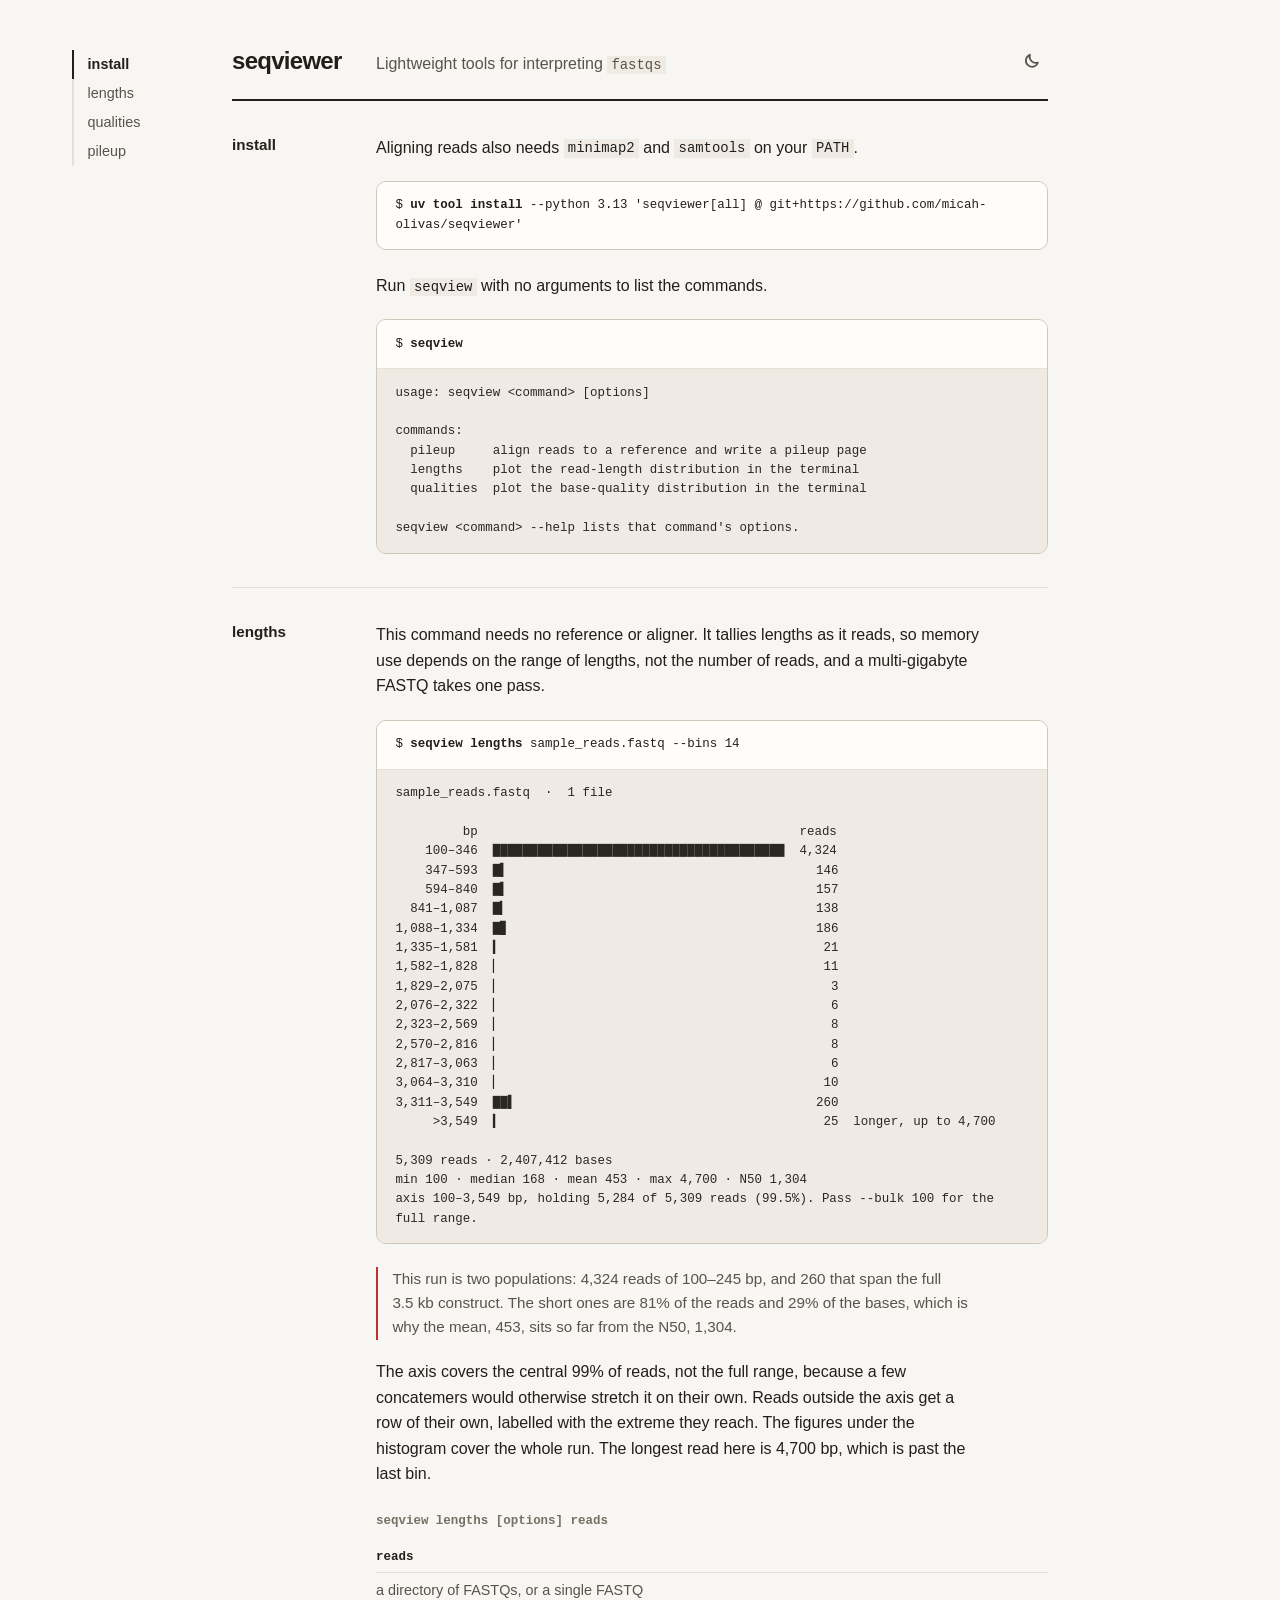
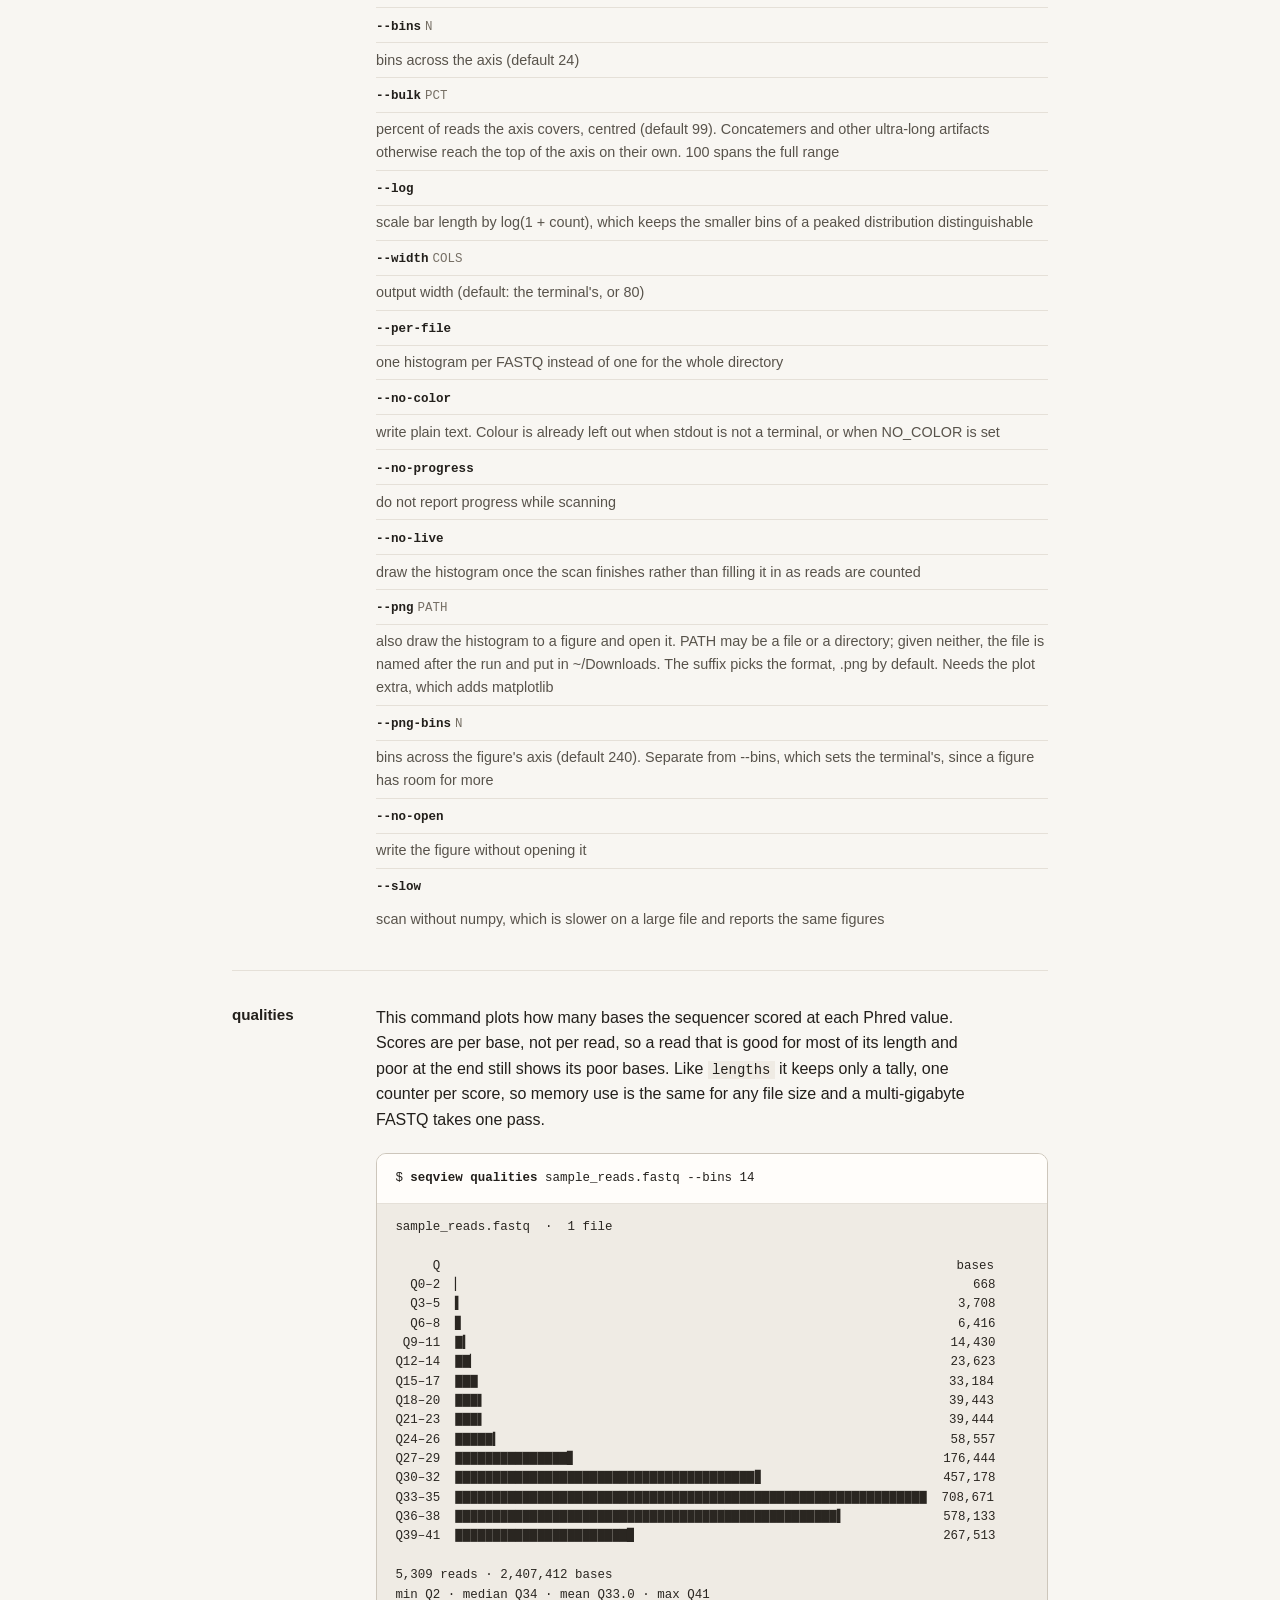
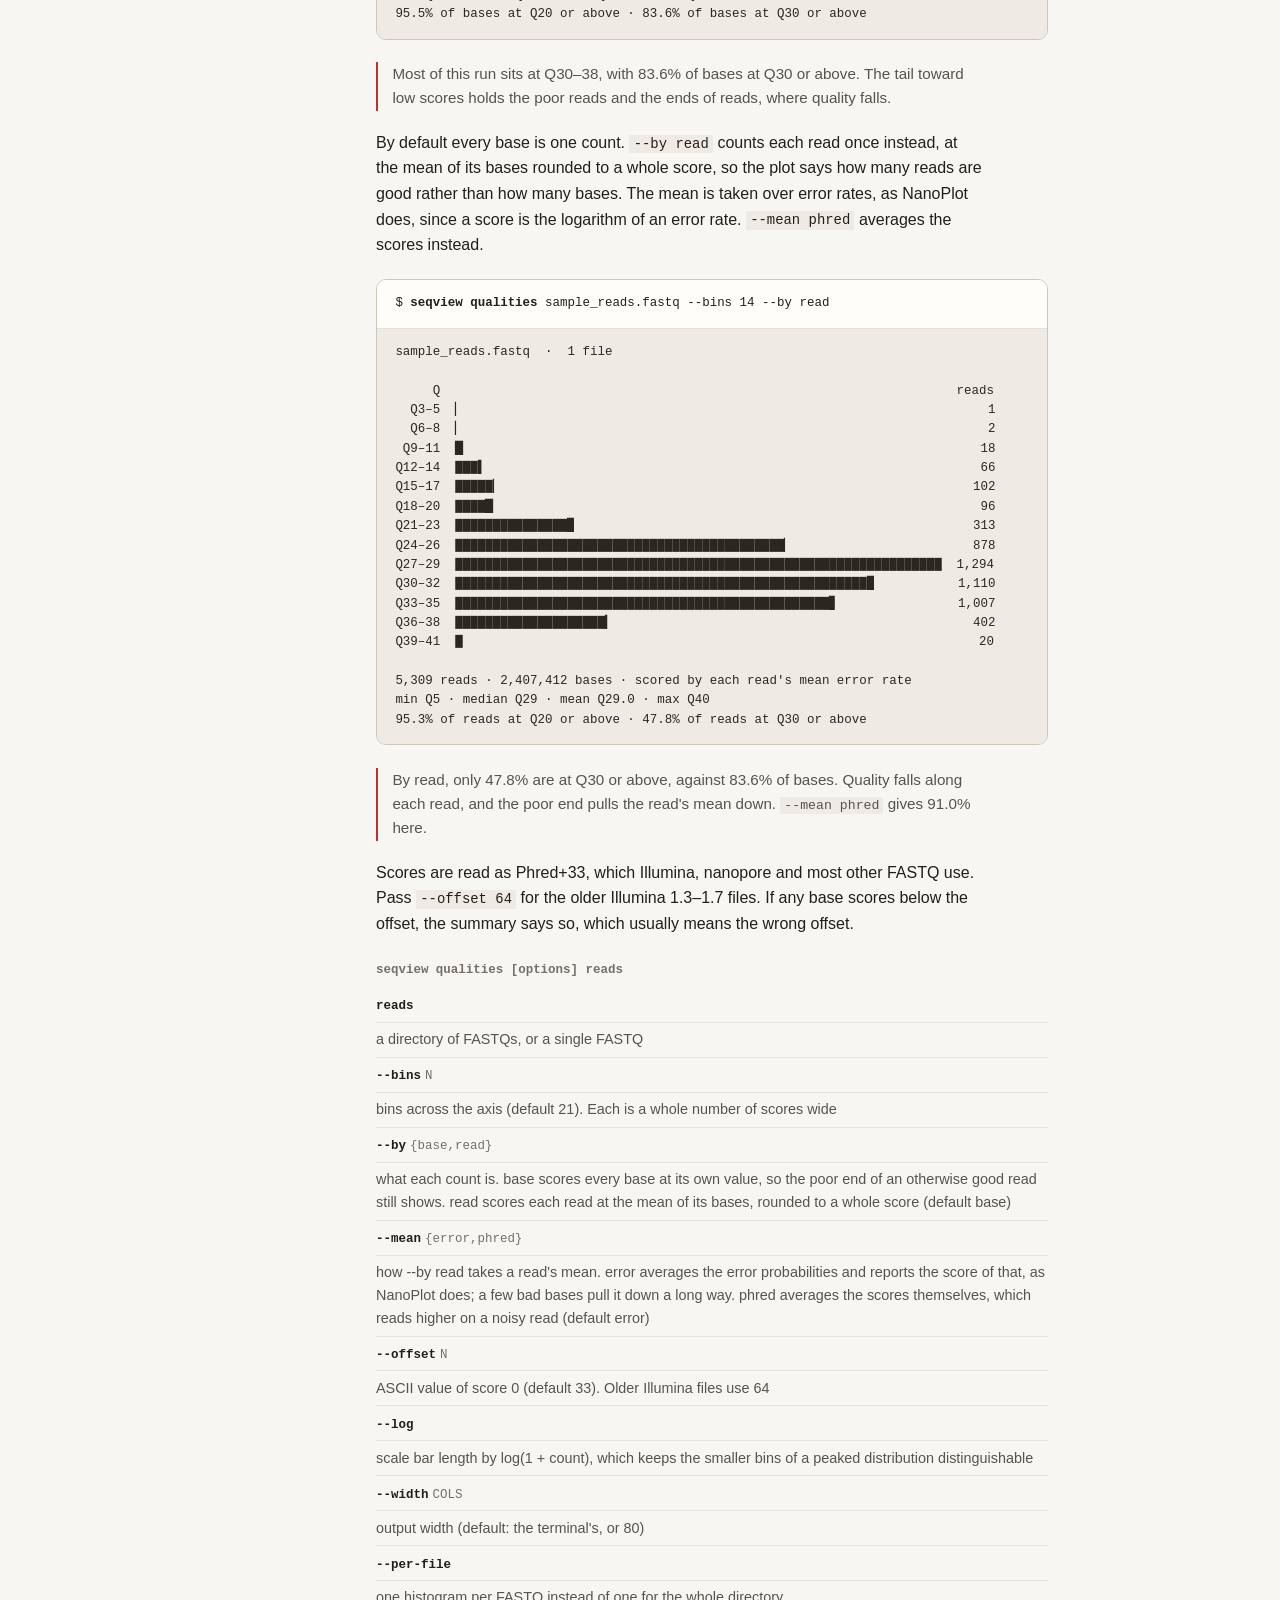
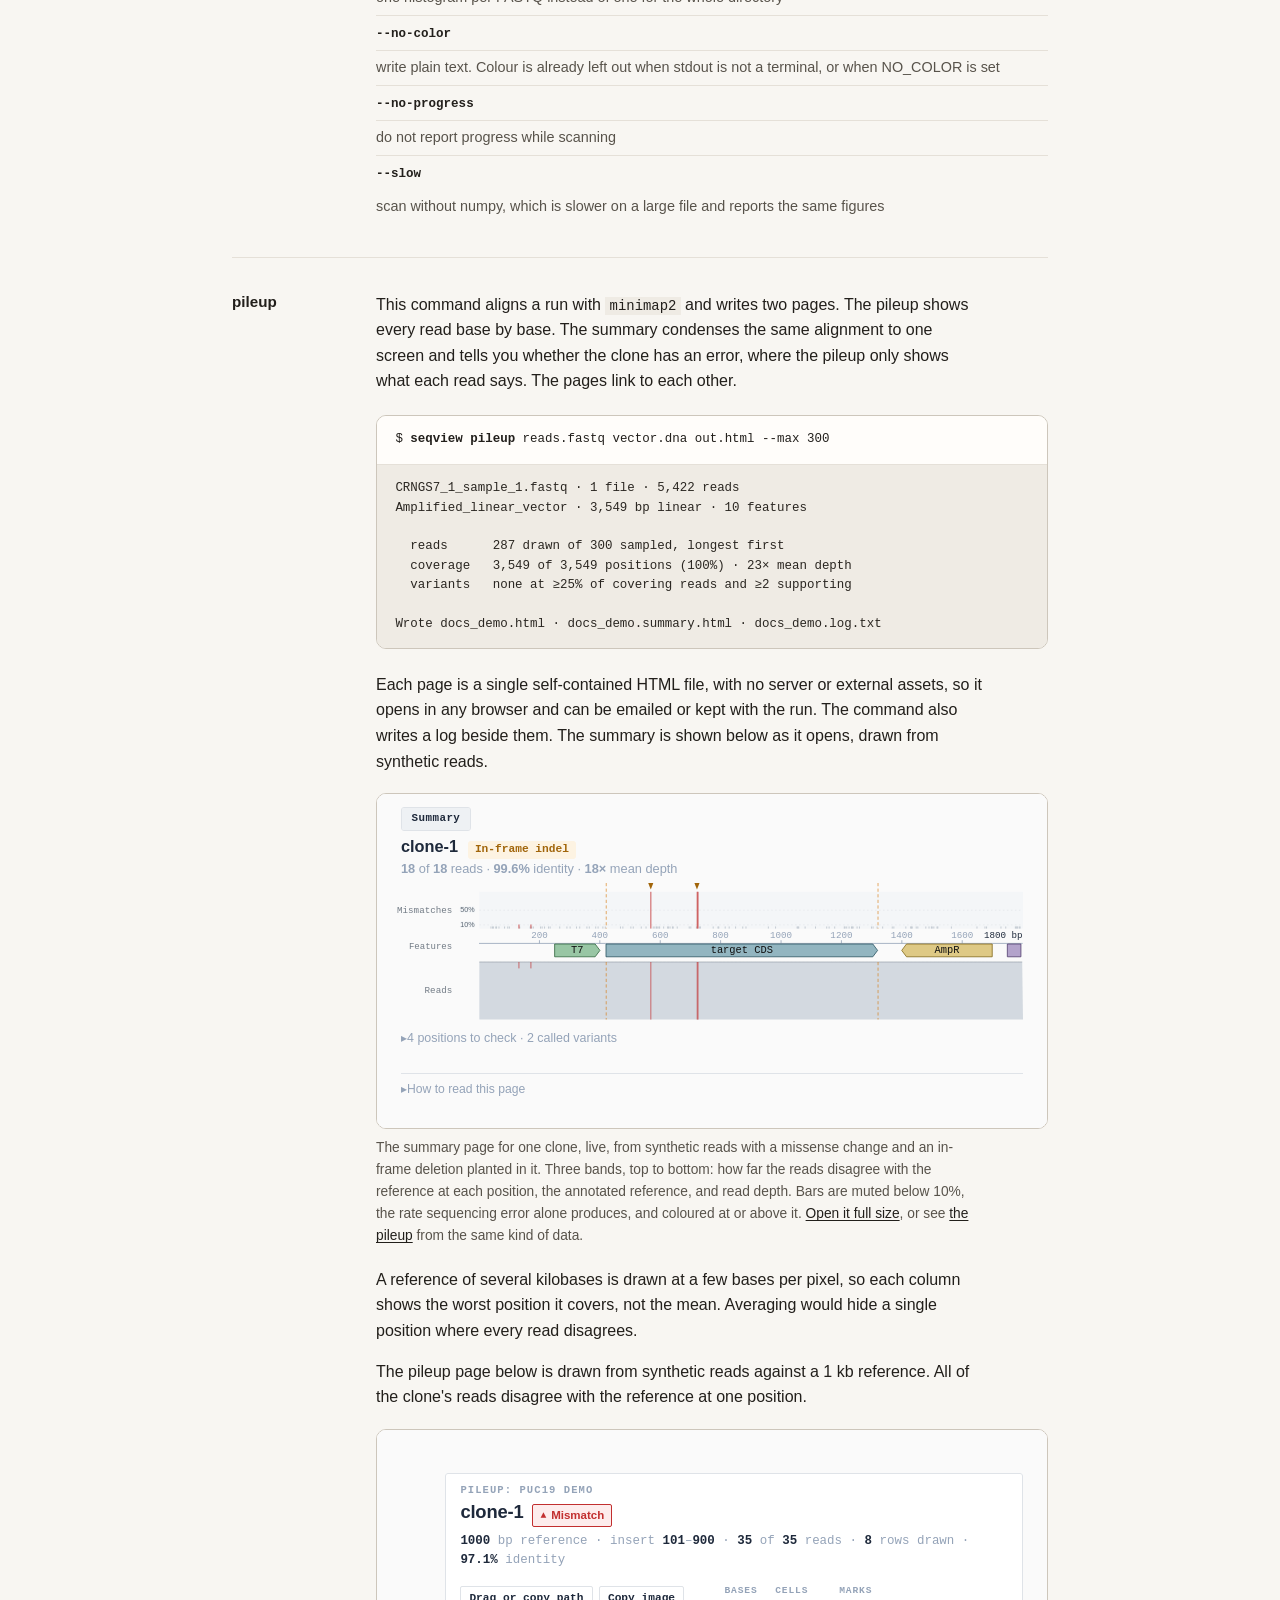
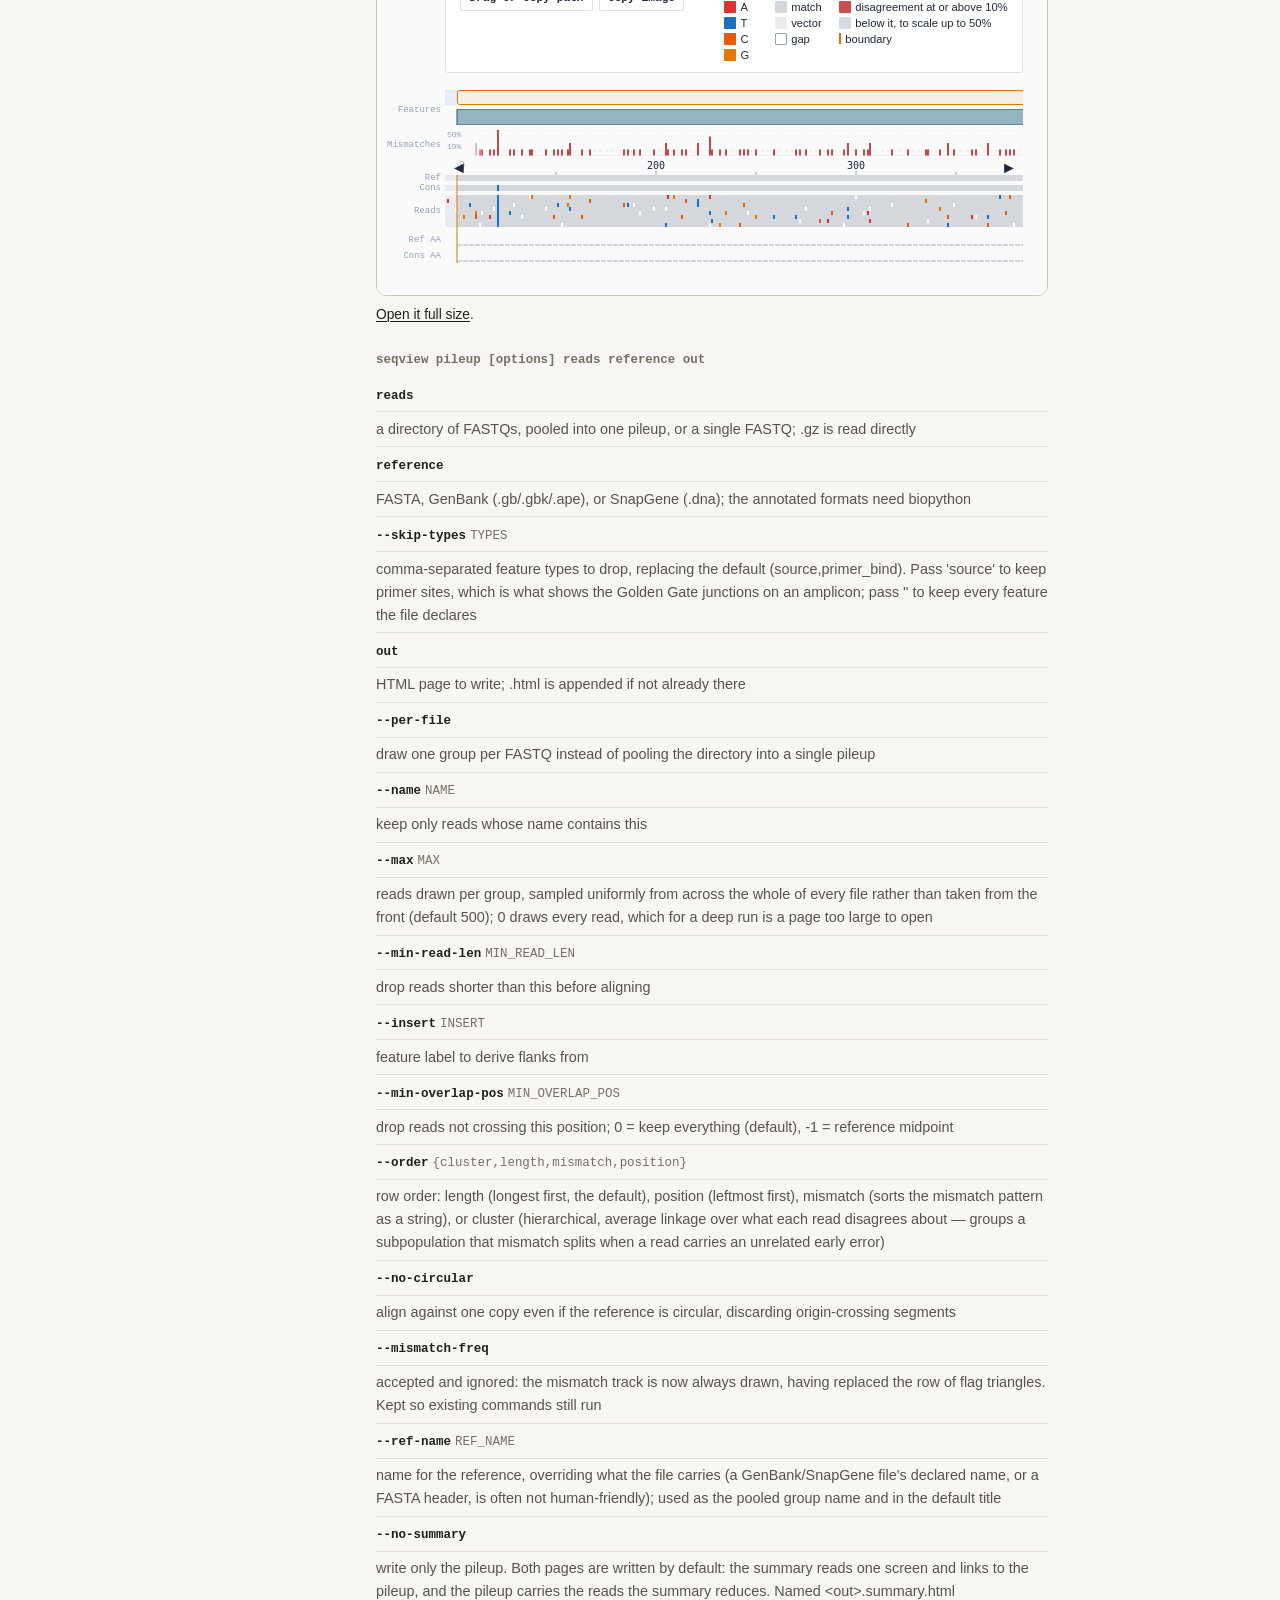
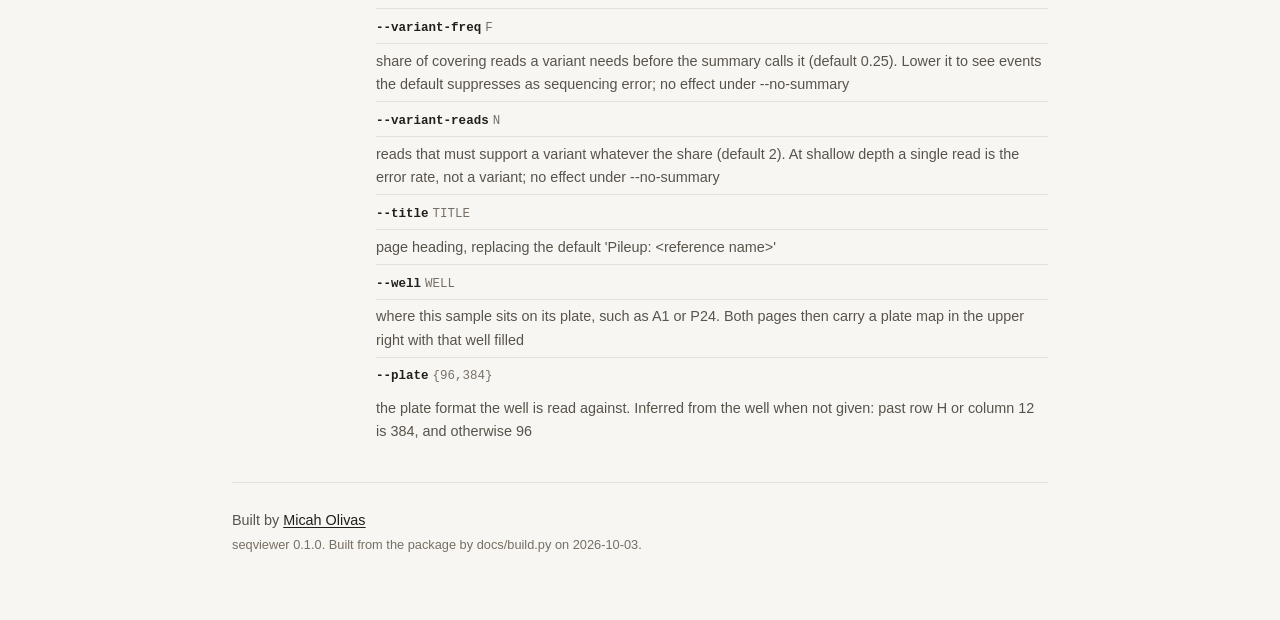
<file: docs/index.html>
<!doctype html>
<html lang="en">
<head>
<meta charset="utf-8">
<meta name="viewport" content="width=device-width,initial-scale=1">
<script>
try {
  var saved = localStorage.getItem("seqviewer-theme");
  if (saved === "dark" || saved === "light")
    document.documentElement.setAttribute("data-theme", saved);
} catch (e) {}
</script>
<title>seqviewer</title>
<style>
:root {
  color-scheme: light;
  --paper: #f8f6f2;
  --panel: #fffdfa;
  --ink: #221f1b;
  --muted: #58534b;
  --quiet: #766f65;
  --rule: #e5e0d8;
  --accent: var(--ink);    /* highlights are the text colour, not a hue */
  --flag: #c22f2f;         /* and the colour it flags a finding in */
  --term-bg: #efebe4;
  --edge: #cdc6bb;         /* border of code and output blocks */
  --term-ink: #2a2621;
  --rail: 7.5rem;
}
@media (prefers-color-scheme: dark) {
  :root:not([data-theme="light"]) {
    color-scheme: dark;
    --paper: #2a2724; --panel: #35312c; --ink: #ece7df; --muted: #b5aea3;
    --quiet: #9d968a; --rule: #48433b; --edge: #615a50;
    --flag: #f0655f;
    --term-bg: #211f1c; --term-ink: #dcd6cb;
  }
}
:root[data-theme="light"] { color-scheme: light; }
:root[data-theme="dark"] {
  color-scheme: dark;
    --paper: #2a2724; --panel: #35312c; --ink: #ece7df; --muted: #b5aea3;
    --quiet: #9d968a; --rule: #48433b; --edge: #615a50;
    --flag: #f0655f;
    --term-bg: #211f1c; --term-ink: #dcd6cb;
}
* { box-sizing: border-box; }
html { -webkit-text-size-adjust: 100%; }
body {
  margin: 0; background: var(--paper); color: var(--ink);
  font: 16px/1.6 "Helvetica Neue", Helvetica, Arial, sans-serif;
}
.page { max-width: 54rem; margin: 0 auto; padding: 3rem 1.5rem 4rem; }

/* --- navigation: a row under the intro, and a ladder in the left margin
   where the window is wide enough to have one --- */
html { scroll-padding-top: 1.5rem; }
@media (prefers-reduced-motion: no-preference) {
  html { scroll-behavior: smooth; }
}
.ladder { display: flex; flex-wrap: wrap; gap: 0.3rem 1.3rem;
          padding: 0.85rem 0; border-bottom: 1px solid var(--rule); }
.ladder a { font-size: 0.9rem; line-height: 1.4; color: var(--muted);
            text-decoration: none; }
.ladder a:hover, .ladder a:focus-visible { color: var(--ink); }
.ladder a[aria-current="true"] { color: var(--ink); font-weight: 600; }
@media (min-width: 1180px) {
  .ladder { position: fixed; top: 3.1rem; width: 7rem;
            left: calc((100vw - 54rem) / 2 - 8.5rem);
            flex-direction: column; flex-wrap: nowrap; gap: 0;
            padding: 0; border-bottom: none;
            border-left: 2px solid var(--rule); }
  .ladder a { padding: 0.28rem 0 0.28rem 0.85rem; margin-left: -2px;
              border-left: 2px solid transparent; }
  .ladder a[aria-current="true"] { border-left-color: var(--accent); }
}

/* --- masthead --- */
.mast { position: relative; }
.theme { position: absolute; top: -0.2rem; right: 0; width: 2rem; height: 2rem;
         display: grid; place-items: center; padding: 0; cursor: pointer;
         color: var(--muted); background: none; border: 1px solid transparent;
         border-radius: 6px; }
.theme:hover, .theme:focus-visible { color: var(--ink);
                                     border-color: var(--edge); }
.theme svg { width: 1.1rem; height: 1.1rem; fill: none; stroke: currentColor;
             stroke-width: 1.6; stroke-linecap: round; stroke-linejoin: round; }
.mast { display: grid; grid-template-columns: var(--rail) 1fr; gap: 1.5rem;
        align-items: baseline; padding-bottom: 1.4rem;
        border-bottom: 2px solid var(--ink); }
.mast h1 { grid-column: 1; font-size: 1.5rem; line-height: 1.1;
           font-weight: 700; letter-spacing: -0.03em; margin: 0; }
/* The title sits in the rail and the intro in the content column beside it,
   on the same line as every tool's name and prose. */
.mast p { grid-column: 2; margin: 0; color: var(--muted);
          max-width: 38rem; min-width: 0; }

/* --- the rail: one row per tool --- */
.tool { display: grid; grid-template-columns: var(--rail) 1fr; gap: 1.5rem;
        padding: 2.1rem 0; border-bottom: 1px solid var(--rule); }
.tool > .label { position: sticky; top: 1.5rem; align-self: start; }
.tool > .label .name {
  display: block; font-size: 0.95rem; line-height: 1.3; font-weight: 600;
  color: var(--ink);
}
/* A grid item defaults to min-width:auto, which is a refusal to shrink below
   its widest content.  A wide transcript inside one therefore widens the
   column, the grid, and the page, and the overflow-x below never engages.
   Zero here is what lets the scroll container be the transcript itself. */
.tool > .label, .tool > .body { min-width: 0; }
.tool > .body > :first-child { margin-top: 0; }
.tool > .body > :last-child { margin-bottom: 0; }

p { margin: 0 0 0.95rem; max-width: 38rem; }

/* --- a command and what it printed --- */
.run { margin: 1.3rem 0 1.4rem; min-width: 0; overflow: hidden;
        border: 1px solid var(--edge); border-radius: 10px; }
/* Output never wraps.  It is fixed-pitch, and a line folded at the window edge
   reads as two: the histogram stops being a histogram.  It is bounded by its
   column and scrolls sideways within it, with the scrollbar hidden.  A command
   does wrap, since it has a copy button and nothing in it depends on its
   columns. */
.run pre {
  font: 0.78rem/1.55 ui-monospace, SFMono-Regular, "SF Mono", Menlo, Consolas,
        monospace;
  margin: 0; padding: 0.9rem 1.15rem;
  white-space: pre; overflow-x: auto; overscroll-behavior-x: contain;
  scrollbar-width: none;
}
.run pre::-webkit-scrollbar { display: none; }
.run .cmd { background: var(--panel); color: var(--ink);
            white-space: pre-wrap; overflow-wrap: anywhere; }
.run { position: relative; }
.copy { position: absolute; top: 0.5rem; right: 0.5rem; z-index: 1;
        font: 0.72rem/1 "Helvetica Neue", Helvetica, Arial, sans-serif;
        color: var(--muted); background: none; border: 0; border-radius: 4px;
        width: 1.9rem; height: 1.9rem; padding: 0; cursor: pointer;
        display: grid; place-items: center; }
.copy svg { width: 1rem; height: 1rem; fill: none; stroke: currentColor;
            stroke-width: 1.6; stroke-linecap: round; stroke-linejoin: round; }
.copy { opacity: 0; transition: opacity 0.12s; }
.run .cmd:hover ~ .copy, .copy:hover, .copy:focus-visible,
.copy[data-state="done"] { opacity: 1; }
@media (hover: none) { .copy { opacity: 1; } }
.copy:hover, .copy:focus-visible { color: var(--ink); }
.copy:focus-visible { outline: 2px solid var(--ink); outline-offset: -2px; }
.copy[data-state="done"] { color: var(--accent); }
.run .cmd { padding-right: 3.2rem; }
.run .cmd b { font-weight: 600; color: var(--accent); }
.run .out { background: var(--term-bg); color: var(--term-ink);
            border-top: 1px solid var(--rule); }

figure { margin: 1.2rem 0; }
figure iframe { display: block; width: 100%;
                border: 1px solid var(--edge); border-radius: 10px;
                background: #fff; }
figcaption { margin-top: 0.5rem; font-size: 0.86rem; color: var(--muted);
             max-width: 38rem; }

/* --- what one run turned out to be, as against how the tool works --- */
.reading { margin: 1.2rem 0; padding-left: 0.9rem;
           border-left: 2px solid var(--flag);
           color: var(--muted); font-size: 0.95rem; max-width: 38rem; }
.reading p:last-child { margin-bottom: 0; }

/* --- every argument the command takes, read off its parser --- */
.ref { margin-top: 1.6rem; min-width: 0; }
.ref h3 { font: 600 0.78rem/1.3 ui-monospace, SFMono-Regular, "SF Mono",
          Menlo, Consolas, monospace; color: var(--quiet);
          margin: 0 0 0.6rem; }
/* The term column takes what the longest flag needs, but never more than a
   third of the row: --min-overlap-pos MIN_OVERLAP_POS would otherwise set the
   column width and squeeze the descriptions into a ribbon. */
dl.flags { display: grid;
           grid-template-columns: minmax(0, min(max-content, 33%)) 1fr;
           gap: 0 1.2rem; margin: 0; font-size: 0.9rem; }
dl.flags dt, dl.flags dd { padding: 0.34rem 0; min-width: 0;
                           overflow-wrap: anywhere;
                           border-bottom: 1px solid var(--rule); }
dl.flags dd { margin: 0; color: var(--muted); }
dl.flags dt:last-of-type, dl.flags dd:last-of-type { border-bottom: none; }
dl.flags dt code { background: none; padding: 0; font-weight: 600;
                   color: var(--ink); }
dl.flags .arg { font: 0.78rem/1 ui-monospace, SFMono-Regular, "SF Mono", Menlo,
                Consolas, monospace; color: var(--quiet); }

code { font: 0.87em/1 ui-monospace, SFMono-Regular, "SF Mono", Menlo,
       Consolas, monospace;
       background: var(--term-bg); padding: 0.08em 0.3em; }
a { color: var(--accent); text-decoration: underline;
    text-underline-offset: 0.15em; text-decoration-thickness: 0.06em; }
a:focus-visible { outline: 2px solid var(--accent); outline-offset: 3px; }

.credit { margin: 1.6rem 0 0; font-size: 0.9rem; color: var(--muted); }
.stamp { margin: 0.2rem 0 0; font-size: 0.8rem; color: var(--quiet); }

@media (max-width: 720px) {
  .mast, .tool { grid-template-columns: 1fr; gap: 0.5rem; }
  .mast p { grid-column: 1; }
  .mast h1 { font-size: 1.6rem; margin-bottom: 0.2rem; }
  .tool > .label { position: static; }
  .page { padding: 2.2rem 1.1rem 3rem; }
  dl.flags { grid-template-columns: 1fr; }
  dl.flags dt { border-bottom: none; padding-bottom: 0; }
  dl.flags dd { padding-top: 0.1rem; padding-bottom: 0.7rem; }
}
</style>
</head>
<body>
<main class="page">

<header class="mast">
  <h1>seqviewer</h1>
  <p>Lightweight tools for interpreting <code>fastqs</code></p>
</header>

<nav class="ladder" aria-label="Sections">
  <a href="#install">install</a>
  <a href="#lengths">lengths</a>
  <a href="#qualities">qualities</a>
  <a href="#pileup">pileup</a>
</nav>

<section class="tool" id="install">
  <div class="label">
    <span class="name">install</span>
  </div>
  <div class="body">
    <p>Aligning reads also needs <code>minimap2</code> and
    <code>samtools</code> on your <code>PATH</code>.</p>
    <div class="run">
      <pre class="cmd">$ <b>uv tool install</b> --python 3.13 'seqviewer[all] @ git+https://github.com/micah-olivas/seqviewer'</pre>
    </div>
    <p>Run <code>seqview</code> with no arguments to list the commands.</p>
    <div class="run">
      <pre class="cmd">$ <b>seqview</b></pre>
      <pre class="out">usage: seqview &lt;command&gt; [options]

commands:
  pileup     align reads to a reference and write a pileup page
  lengths    plot the read-length distribution in the terminal
  qualities  plot the base-quality distribution in the terminal

seqview &lt;command&gt; --help lists that command's options.</pre>
    </div>
  </div>
</section>

<section class="tool" id="lengths">
  <div class="label">
    <span class="name">lengths</span>
  </div>
  <div class="body">
    <p>This command needs no reference or aligner. It tallies lengths as it
    reads, so memory use depends on the range of lengths, not the number of
    reads, and a multi-gigabyte FASTQ takes one pass.</p>

    <div class="run">
      <pre class="cmd">$ <b>seqview lengths</b> sample_reads.fastq --bins 14</pre>
      <pre class="out">sample_reads.fastq  ·  1 file

         bp                                           reads
    100–346  ███████████████████████████████████████  4,324
    347–593  █▍                                         146
    594–840  █▍                                         157
  841–1,087  █▎                                         138
1,088–1,334  █▋                                         186
1,335–1,581  ▎                                           21
1,582–1,828  ▏                                           11
1,829–2,075  ▏                                            3
2,076–2,322  ▏                                            6
2,323–2,569  ▏                                            8
2,570–2,816  ▏                                            8
2,817–3,063  ▏                                            6
3,064–3,310  ▏                                           10
3,311–3,549  ██▍                                        260
     &gt;3,549  ▎                                           25  longer, up to 4,700

5,309 reads · 2,407,412 bases
min 100 · median 168 · mean 453 · max 4,700 · N50 1,304
axis 100–3,549 bp, holding 5,284 of 5,309 reads (99.5%). Pass --bulk 100 for the
full range.</pre>
    </div>

    <div class="reading">
      <p>This run is two populations: 4,324 reads of 100&ndash;245&nbsp;bp, and
      260 that span the full 3.5&nbsp;kb construct. The short ones are 81% of
      the reads and 29% of the bases, which is why the mean, 453, sits so far
      from the N50, 1,304.</p>
    </div>

    <p>The axis covers the central 99% of reads, not the full range, because a few
    concatemers would otherwise stretch it on their own. Reads outside the axis
    get a row of their own, labelled with the extreme they reach. The figures
    under the histogram cover the whole run. The longest read here is
    4,700&nbsp;bp, which is past the last bin.</p>

    <div class="ref">
      <h3>seqview lengths [options] reads</h3>
      <dl class="flags">
      <dt><code>reads</code></dt>
      <dd>a directory of FASTQs, or a single FASTQ</dd>
      <dt><code>--bins</code> <span class="arg">N</span></dt>
      <dd>bins across the axis (default 24)</dd>
      <dt><code>--bulk</code> <span class="arg">PCT</span></dt>
      <dd>percent of reads the axis covers, centred (default 99). Concatemers and other ultra-long artifacts otherwise reach the top of the axis on their own. 100 spans the full range</dd>
      <dt><code>--log</code></dt>
      <dd>scale bar length by log(1 + count), which keeps the smaller bins of a peaked distribution distinguishable</dd>
      <dt><code>--width</code> <span class="arg">COLS</span></dt>
      <dd>output width (default: the terminal's, or 80)</dd>
      <dt><code>--per-file</code></dt>
      <dd>one histogram per FASTQ instead of one for the whole directory</dd>
      <dt><code>--no-color</code></dt>
      <dd>write plain text. Colour is already left out when stdout is not a terminal, or when NO_COLOR is set</dd>
      <dt><code>--no-progress</code></dt>
      <dd>do not report progress while scanning</dd>
      <dt><code>--no-live</code></dt>
      <dd>draw the histogram once the scan finishes rather than filling it in as reads are counted</dd>
      <dt><code>--png</code> <span class="arg">PATH</span></dt>
      <dd>also draw the histogram to a figure and open it. PATH may be a file or a directory; given neither, the file is named after the run and put in ~/Downloads. The suffix picks the format, .png by default. Needs the plot extra, which adds matplotlib</dd>
      <dt><code>--png-bins</code> <span class="arg">N</span></dt>
      <dd>bins across the figure's axis (default 240). Separate from --bins, which sets the terminal's, since a figure has room for more</dd>
      <dt><code>--no-open</code></dt>
      <dd>write the figure without opening it</dd>
      <dt><code>--slow</code></dt>
      <dd>scan without numpy, which is slower on a large file and reports the same figures</dd>
      </dl>
    </div>
  </div>
</section>

<section class="tool" id="qualities">
  <div class="label">
    <span class="name">qualities</span>
  </div>
  <div class="body">
    <p>This command plots how many bases the sequencer scored at each Phred
    value. Scores are per base, not per read, so a read that is good for most of
    its length and poor at the end still shows its poor bases. Like
    <code>lengths</code> it keeps only a tally, one counter per score, so memory
    use is the same for any file size and a multi-gigabyte FASTQ takes one
    pass.</p>

    <div class="run">
      <pre class="cmd">$ <b>seqview qualities</b> sample_reads.fastq --bins 14</pre>
      <pre class="out">sample_reads.fastq  ·  1 file

     Q                                                                     bases
  Q0–2  ▏                                                                    668
  Q3–5  ▍                                                                  3,708
  Q6–8  ▋                                                                  6,416
 Q9–11  █▎                                                                14,430
Q12–14  ██▏                                                               23,623
Q15–17  ███                                                               33,184
Q18–20  ███▌                                                              39,443
Q21–23  ███▌                                                              39,444
Q24–26  █████▎                                                            58,557
Q27–29  ███████████████▋                                                 176,444
Q30–32  ████████████████████████████████████████▋                        457,178
Q33–35  ███████████████████████████████████████████████████████████████  708,671
Q36–38  ███████████████████████████████████████████████████▍             578,133
Q39–41  ███████████████████████▊                                         267,513

5,309 reads · 2,407,412 bases
min Q2 · median Q34 · mean Q33.0 · max Q41
95.5% of bases at Q20 or above · 83.6% of bases at Q30 or above</pre>
    </div>

    <div class="reading">
      <p>Most of this run sits at Q30&ndash;38, with 83.6% of bases at Q30 or
      above. The tail toward low scores holds the poor reads and the ends of
      reads, where quality falls.</p>
    </div>

    <p>By default every base is one count. <code>--by read</code> counts each
    read once instead, at the mean of its bases rounded to a whole score, so the
    plot says how many reads are good rather than how many bases. The mean is
    taken over error rates, as NanoPlot does, since a score is the logarithm of
    an error rate. <code>--mean phred</code> averages the scores instead.</p>

    <div class="run">
      <pre class="cmd">$ <b>seqview qualities</b> sample_reads.fastq --bins 14 --by read</pre>
      <pre class="out">sample_reads.fastq  ·  1 file

     Q                                                                     reads
  Q3–5  ▏                                                                      1
  Q6–8  ▏                                                                      2
 Q9–11  ▉                                                                     18
Q12–14  ███▍                                                                  66
Q15–17  █████▏                                                               102
Q18–20  ████▉                                                                 96
Q21–23  ███████████████▊                                                     313
Q24–26  ████████████████████████████████████████████▏                        878
Q27–29  █████████████████████████████████████████████████████████████████  1,294
Q30–32  ███████████████████████████████████████████████████████▊           1,110
Q33–35  ██████████████████████████████████████████████████▋                1,007
Q36–38  ████████████████████▎                                                402
Q39–41  █                                                                     20

5,309 reads · 2,407,412 bases · scored by each read's mean error rate
min Q5 · median Q29 · mean Q29.0 · max Q40
95.3% of reads at Q20 or above · 47.8% of reads at Q30 or above</pre>
    </div>

    <div class="reading">
      <p>By read, only 47.8% are at Q30 or above, against 83.6% of bases. Quality
      falls along each read, and the poor end pulls the read's mean down.
      <code>--mean phred</code> gives 91.0% here.</p>
    </div>

    <p>Scores are read as Phred+33, which Illumina, nanopore and most other FASTQ
    use. Pass <code>--offset 64</code> for the older Illumina 1.3&ndash;1.7
    files. If any base scores below the offset, the summary says so, which
    usually means the wrong offset.</p>

    <div class="ref">
      <h3>seqview qualities [options] reads</h3>
      <dl class="flags">
      <dt><code>reads</code></dt>
      <dd>a directory of FASTQs, or a single FASTQ</dd>
      <dt><code>--bins</code> <span class="arg">N</span></dt>
      <dd>bins across the axis (default 21). Each is a whole number of scores wide</dd>
      <dt><code>--by</code> <span class="arg">{base,read}</span></dt>
      <dd>what each count is. base scores every base at its own value, so the poor end of an otherwise good read still shows. read scores each read at the mean of its bases, rounded to a whole score (default base)</dd>
      <dt><code>--mean</code> <span class="arg">{error,phred}</span></dt>
      <dd>how --by read takes a read's mean. error averages the error probabilities and reports the score of that, as NanoPlot does; a few bad bases pull it down a long way. phred averages the scores themselves, which reads higher on a noisy read (default error)</dd>
      <dt><code>--offset</code> <span class="arg">N</span></dt>
      <dd>ASCII value of score 0 (default 33). Older Illumina files use 64</dd>
      <dt><code>--log</code></dt>
      <dd>scale bar length by log(1 + count), which keeps the smaller bins of a peaked distribution distinguishable</dd>
      <dt><code>--width</code> <span class="arg">COLS</span></dt>
      <dd>output width (default: the terminal's, or 80)</dd>
      <dt><code>--per-file</code></dt>
      <dd>one histogram per FASTQ instead of one for the whole directory</dd>
      <dt><code>--no-color</code></dt>
      <dd>write plain text. Colour is already left out when stdout is not a terminal, or when NO_COLOR is set</dd>
      <dt><code>--no-progress</code></dt>
      <dd>do not report progress while scanning</dd>
      <dt><code>--slow</code></dt>
      <dd>scan without numpy, which is slower on a large file and reports the same figures</dd>
      </dl>
    </div>
  </div>
</section>

<section class="tool" id="pileup">
  <div class="label">
    <span class="name">pileup</span>
  </div>
  <div class="body">
    <p>This command aligns a run with <code>minimap2</code> and writes two
    pages. The pileup shows every read base by base. The summary condenses the
    same alignment to one screen and tells you whether the clone has an error,
    where the pileup only shows what each read says. The pages link to each
    other.</p>

    <div class="run">
      <pre class="cmd">$ <b>seqview pileup</b> reads.fastq vector.dna out.html --max 300</pre>
      <pre class="out">CRNGS7_1_sample_1.fastq · 1 file · 5,422 reads
Amplified_linear_vector · 3,549 bp linear · 10 features

  reads      287 drawn of 300 sampled, longest first
  coverage   3,549 of 3,549 positions (100%) · 23× mean depth
  variants   none at ≥25% of covering reads and ≥2 supporting

Wrote docs_demo.html · docs_demo.summary.html · docs_demo.log.txt</pre>
    </div>

    <p>Each page is a single self-contained HTML file, with no server or
    external assets, so it opens in any browser and can be emailed or kept with
    the run. The command also writes a log beside them. The summary is shown
    below as it opens, drawn from synthetic reads.</p>

    <figure>
      <iframe title="Summary page, rendered from synthetic data"
              src="demo/summary.html?v=275bbf2a" style="height: 20rem" loading="lazy"></iframe>
      <figcaption>The summary page for one clone, live, from synthetic reads
      with a missense change and an in-frame deletion planted in it. Three bands, top to bottom: how far the reads
      disagree with the reference at each position, the annotated reference,
      and read depth. Bars are muted below 10%, the rate sequencing error alone
      produces, and coloured at or above it.
      <a href="demo/summary.html">Open it full size</a>, or see
      <a href="demo/pileup.html">the pileup</a> from the same kind of
      data.</figcaption>
    </figure>

    <p>A reference of several kilobases is drawn at a few bases per pixel, so each
    column shows the worst position it covers, not the mean. Averaging would
    hide a single position where every read disagrees.</p>

    <p>The pileup page below is drawn from synthetic reads against a 1&nbsp;kb
    reference. All of the clone's reads disagree with the reference at one
    position.</p>

    <figure>
      <iframe title="Pileup page, rendered from synthetic data"
              src="demo/pileup.html?v=097daa28" style="height: 46rem" loading="lazy"></iframe>
      <figcaption><a href="demo/pileup.html">Open it full size</a>.</figcaption>
    </figure>

    <div class="ref">
      <h3>seqview pileup [options] reads reference out</h3>
      <dl class="flags">
      <dt><code>reads</code></dt>
      <dd>a directory of FASTQs, pooled into one pileup, or a single FASTQ; .gz is read directly</dd>
      <dt><code>reference</code></dt>
      <dd>FASTA, GenBank (.gb/.gbk/.ape), or SnapGene (.dna); the annotated formats need biopython</dd>
      <dt><code>--skip-types</code> <span class="arg">TYPES</span></dt>
      <dd>comma-separated feature types to drop, replacing the default (source,primer_bind).  Pass 'source' to keep primer sites, which is what shows the Golden Gate junctions on an amplicon; pass '' to keep every feature the file declares</dd>
      <dt><code>out</code></dt>
      <dd>HTML page to write; .html is appended if not already there</dd>
      <dt><code>--per-file</code></dt>
      <dd>draw one group per FASTQ instead of pooling the directory into a single pileup</dd>
      <dt><code>--name</code> <span class="arg">NAME</span></dt>
      <dd>keep only reads whose name contains this</dd>
      <dt><code>--max</code> <span class="arg">MAX</span></dt>
      <dd>reads drawn per group, sampled uniformly from across the whole of every file rather than taken from the front (default 500); 0 draws every read, which for a deep run is a page too large to open</dd>
      <dt><code>--min-read-len</code> <span class="arg">MIN_READ_LEN</span></dt>
      <dd>drop reads shorter than this before aligning</dd>
      <dt><code>--insert</code> <span class="arg">INSERT</span></dt>
      <dd>feature label to derive flanks from</dd>
      <dt><code>--min-overlap-pos</code> <span class="arg">MIN_OVERLAP_POS</span></dt>
      <dd>drop reads not crossing this position; 0 = keep everything (default), -1 = reference midpoint</dd>
      <dt><code>--order</code> <span class="arg">{cluster,length,mismatch,position}</span></dt>
      <dd>row order: length (longest first, the default), position (leftmost first), mismatch (sorts the mismatch pattern as a string), or cluster (hierarchical, average linkage over what each read disagrees about — groups a subpopulation that mismatch splits when a read carries an unrelated early error)</dd>
      <dt><code>--no-circular</code></dt>
      <dd>align against one copy even if the reference is circular, discarding origin-crossing segments</dd>
      <dt><code>--mismatch-freq</code></dt>
      <dd>accepted and ignored: the mismatch track is now always drawn, having replaced the row of flag triangles. Kept so existing commands still run</dd>
      <dt><code>--ref-name</code> <span class="arg">REF_NAME</span></dt>
      <dd>name for the reference, overriding what the file carries (a GenBank/SnapGene file's declared name, or a FASTA header, is often not human-friendly); used as the pooled group name and in the default title</dd>
      <dt><code>--no-summary</code></dt>
      <dd>write only the pileup. Both pages are written by default: the summary reads one screen and links to the pileup, and the pileup carries the reads the summary reduces. Named &lt;out&gt;.summary.html</dd>
      <dt><code>--variant-freq</code> <span class="arg">F</span></dt>
      <dd>share of covering reads a variant needs before the summary calls it (default 0.25). Lower it to see events the default suppresses as sequencing error; no effect under --no-summary</dd>
      <dt><code>--variant-reads</code> <span class="arg">N</span></dt>
      <dd>reads that must support a variant whatever the share (default 2). At shallow depth a single read is the error rate, not a variant; no effect under --no-summary</dd>
      <dt><code>--title</code> <span class="arg">TITLE</span></dt>
      <dd>page heading, replacing the default 'Pileup: &lt;reference name&gt;'</dd>
      <dt><code>--well</code> <span class="arg">WELL</span></dt>
      <dd>where this sample sits on its plate, such as A1 or P24. Both pages then carry a plate map in the upper right with that well filled</dd>
      <dt><code>--plate</code> <span class="arg">{96,384}</span></dt>
      <dd>the plate format the well is read against. Inferred from the well when not given: past row H or column 12 is 384, and otherwise 96</dd>
      </dl>
    </div>
  </div>
</section>

<p class="credit">Built by <a href="https://github.com/micah-olivas">Micah Olivas</a></p>
<p class="stamp">seqviewer 0.1.0. Built from the package by docs/build.py on 2026-10-03.</p>

</main>
<script>
/* Light and dark.  Follows the system until the button is used, then keeps the
   choice.  The embedded pages read the same key, and are told directly so they
   change without a reload. */
(function () {
  var root = document.documentElement;
  var MOON = '<svg viewBox="0 0 16 16" aria-hidden="true"><path d="M13.5 9.6A5.6 5.6 0 0 1 6.4 2.5a5.6 5.6 0 1 0 7.1 7.1z"/></svg>';
  var SUN = '<svg viewBox="0 0 16 16" aria-hidden="true"><circle cx="8" cy="8" r="3"/><path d="M8 1.5v1.6M8 12.9v1.6M1.5 8h1.6M12.9 8h1.6M3.4 3.4l1.1 1.1M11.5 11.5l1.1 1.1M3.4 12.6l1.1-1.1M11.5 4.5l1.1-1.1"/></svg>';
  var button = document.createElement("button");
  button.type = "button"; button.className = "theme";

  function current() {
    return root.getAttribute("data-theme") ||
      (window.matchMedia && matchMedia("(prefers-color-scheme: dark)").matches
        ? "dark" : "light");
  }
  function tell(frame) {
    var doc = frame.contentDocument;
    if (!doc || !doc.documentElement) return;
    if (current() === "dark") doc.documentElement.setAttribute("data-theme", "dark");
    else doc.documentElement.removeAttribute("data-theme");
  }
  function show() {
    var dark = current() === "dark";
    button.innerHTML = dark ? SUN : MOON;
    button.setAttribute("aria-label", dark ? "Switch to light mode" : "Switch to dark mode");
    document.querySelectorAll("figure iframe").forEach(tell);
  }
  /* Colours cross-fade for a moment while the theme changes.  The rule exists
     only for that moment, so nothing else on the page is slowed by it. */
  var FADE = "html.theme-fade, html.theme-fade *, html.theme-fade *::before, " +
    "html.theme-fade *::after { transition: background-color .3s ease, " +
    "color .3s ease, border-color .3s ease, fill .3s ease, stroke .3s ease " +
    "!important; }";
  function fade(doc) {
    try {
      if (!doc || !doc.documentElement) return;
      if (window.matchMedia &&
          matchMedia("(prefers-reduced-motion: reduce)").matches) return;
      if (!doc.getElementById("theme-fade-style")) {
        var style = doc.createElement("style");
        style.id = "theme-fade-style"; style.textContent = FADE;
        (doc.head || doc.documentElement).appendChild(style);
      }
      var html = doc.documentElement;
      html.classList.add("theme-fade");
      clearTimeout(html.fadeTimer);
      html.fadeTimer = setTimeout(function () {
        html.classList.remove("theme-fade");
      }, 450);
    } catch (e) {}
  }
  button.addEventListener("click", function () {
    fade(document);
    document.querySelectorAll("figure iframe").forEach(function (frame) {
      fade(frame.contentDocument);
    });
    var next = current() === "dark" ? "light" : "dark";
    root.setAttribute("data-theme", next);
    try { localStorage.setItem("seqviewer-theme", next); } catch (e) {}
    show();
  });
  document.querySelectorAll("figure iframe").forEach(function (frame) {
    frame.addEventListener("load", function () { tell(frame); });
  });
  var mast = document.querySelector(".mast");
  if (mast) mast.appendChild(button);
  show();
})();
/* Mark the section in view in the navigation. */
(function () {
  var links = Array.prototype.slice.call(
      document.querySelectorAll(".ladder a"));
  var sections = links.map(function (a) {
    return document.querySelector(a.getAttribute("href"));
  });
  function mark() {
    var line = window.innerHeight * 0.3, here = 0;
    sections.forEach(function (sec, i) {
      if (sec && sec.getBoundingClientRect().top <= line) here = i;
    });
    links.forEach(function (a, i) {
      if (i === here) a.setAttribute("aria-current", "true");
      else a.removeAttribute("aria-current");
    });
  }
  window.addEventListener("scroll", mark, { passive: true });
  window.addEventListener("resize", mark);
  mark();
})();
/* Size each embedded page to its content, and again when it changes size, as
   when a section of it is opened. */
document.querySelectorAll("figure iframe").forEach(function (frame) {
  function fit() {
    var doc = frame.contentDocument;
    if (!doc || !doc.body) return;
    /* The body's own height, since the document's cannot be less than the
       frame's and so would never let it shrink. */
    var style = frame.contentWindow.getComputedStyle(doc.body);
    var margins = parseFloat(style.marginTop) + parseFloat(style.marginBottom);
    var height = Math.max(doc.body.getBoundingClientRect().height,
                          doc.body.scrollHeight);
    frame.style.height = Math.ceil(height + margins) + 2 + "px";
    if (window.ResizeObserver && !frame.watched) {
      frame.watched = true;
      new ResizeObserver(fit).observe(doc.body);
    }
  }
  frame.addEventListener("load", fit);
  if (frame.contentDocument && frame.contentDocument.readyState === "complete") fit();
});
/* Copy button on each command.  Takes the text without the "$ " prompt. */
document.querySelectorAll(".run").forEach(function (run) {
  var cmd = run.querySelector(".cmd");
  if (!cmd || !navigator.clipboard) return;
  var btn = document.createElement("button");
  var ICON = '<svg viewBox="0 0 16 16" aria-hidden="true"><rect x="5.5" y="5.5" width="8" height="8" rx="1.5"/><path d="M10.5 3.5v-.5a1.5 1.5 0 0 0-1.5-1.5H3.5A1.5 1.5 0 0 0 2 3v5.5A1.5 1.5 0 0 0 3.5 10H4"/></svg>';
  var DONE = '<svg viewBox="0 0 16 16" aria-hidden="true"><path d="M3 8.5l3.2 3.2L13 4.8"/></svg>';
  btn.type = "button"; btn.className = "copy"; btn.innerHTML = ICON;
  btn.setAttribute("aria-label", "Copy command");
  btn.addEventListener("click", function () {
    var text = cmd.textContent.replace(/^\$ /, "").trim();
    navigator.clipboard.writeText(text).then(function () {
      btn.innerHTML = DONE; btn.dataset.state = "done";
      btn.setAttribute("aria-label", "Copied");
      setTimeout(function () {
        btn.innerHTML = ICON; delete btn.dataset.state;
        btn.setAttribute("aria-label", "Copy command");
      }, 1600);
    });
  });
  run.appendChild(btn);
});
</script>
</body>
</html>
</file>
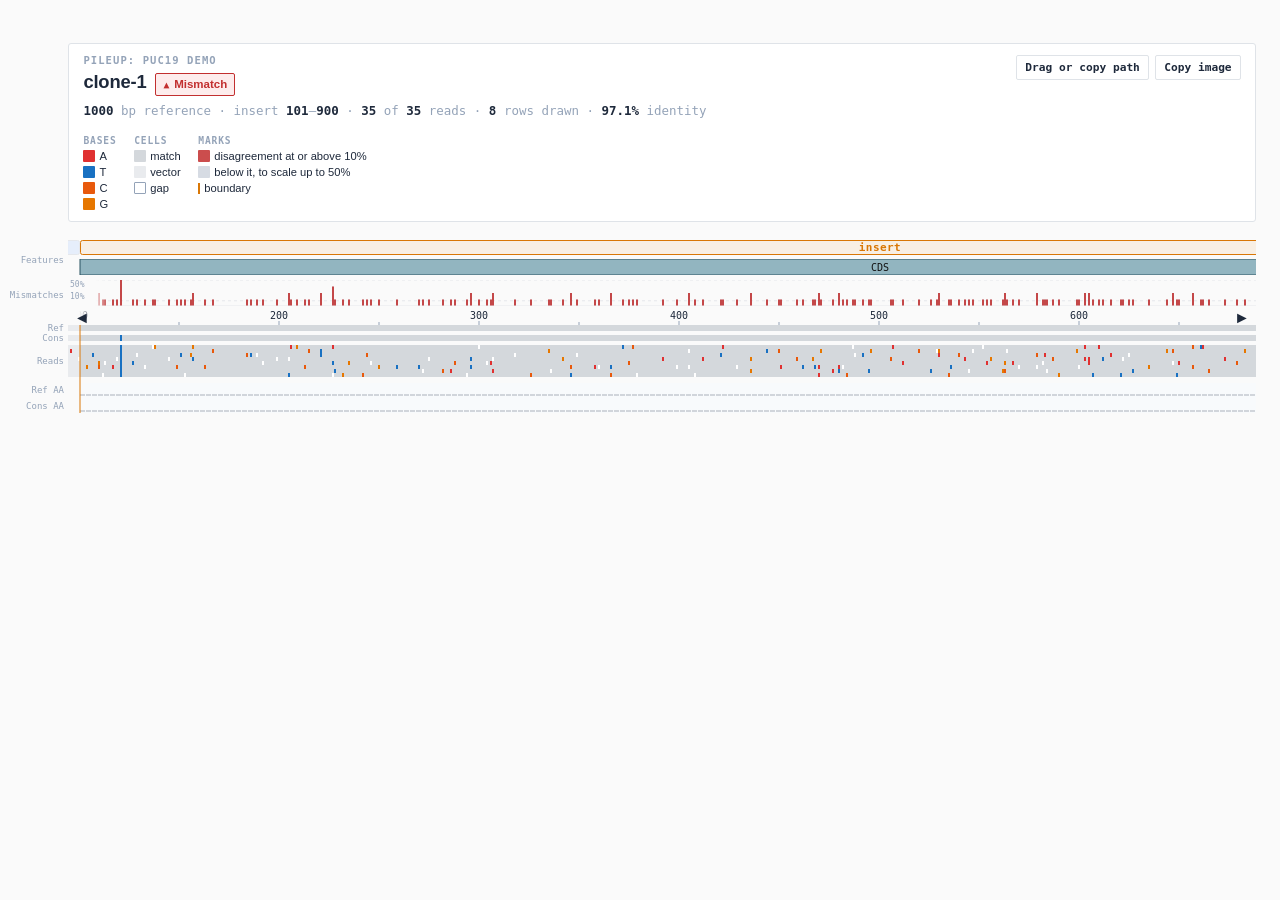
<file: docs/demo/pileup.html>
<!DOCTYPE html>
<html lang="en">
<head><script>
(function () {
  try {
    var up = window.parent.document.documentElement.getAttribute("data-theme");
    var saved = localStorage.getItem("seqviewer-theme");
    var choice = up || (saved === "dark" || saved === "light" ? saved : "");
    var dark = choice ? choice === "dark" : window.matchMedia(
      "(prefers-color-scheme: dark)").matches;
    if (dark) document.documentElement.setAttribute("data-theme", "dark");
    else document.documentElement.removeAttribute("data-theme");
  } catch (e) {}
})();
</script>
<meta charset="UTF-8">
<meta name="viewport" content="width=device-width, initial-scale=1.0">
<title>Pileup: pUC19 demo</title>
<style id="cv-theme-bridge">
:root {
    --cv-match: #d4d8dc;
    --cv-vector: #e9ebee;
    --cv-gap: #ffffff;
    --cv-a: #e03131;
    --cv-t: #1971c2;
    --cv-c: #e8590c;
    --cv-g: #e67700;
    --cv-boundary: #d97706;
    --cv-region: rgba(56,132,255,0.10);
    --cv-region-focus: rgba(217,119,6,0.09);
    --cv-tick: #94a3b8;
    --cv-tick-label: #1e293b;
    --cv-flag: #94a3b8;
    --cv-aa-match: #d1d5db;
    --cv-aa-diff: #e03131;
    --cv-aa-diff-bg: rgba(224,49,49,0.10);
    --cv-aa-bg: #f8fafc;
    --cv-aa-grid: #e5e7eb;
    --cv-tab-ok: #0f7a52;
    --cv-tab-ok-bg: #e8f6ef;
    --cv-tab-warn: #a1650a;
    --cv-tab-warn-bg: #fdf3e2;
}
[data-theme="dark"] {
    --cv-match: #4a5568;
    --cv-vector: #3a4455;
    --cv-gap: #ffffff;
    --cv-a: #ff6b6b;
    --cv-t: #339af0;
    --cv-c: #ffa94d;
    --cv-g: #ffd43b;
    --cv-boundary: #f59e0b;
    --cv-region: rgba(120,170,255,0.16);
    --cv-region-focus: rgba(245,158,11,0.15);
    --cv-tick: #64748b;
    --cv-tick-label: #e0e0e0;
    --cv-flag: #64748b;
    --cv-aa-match: #4a5568;
    --cv-aa-diff: #ff6b6b;
    --cv-aa-diff-bg: rgba(255,107,107,0.18);
    --cv-aa-bg: #1e293b;
    --cv-aa-grid: #334155;
    --cv-tab-ok: #35c493;
    --cv-tab-ok-bg: #14312a;
    --cv-tab-warn: #e0a355;
    --cv-tab-warn-bg: #33280f;
}
:root {
    --cv-bg: #fafafa;
    --text: #1e293b;
    --muted: #94a3b8;
    --card-bg: #ffffff;
    --border: #e5e7eb;
    --panel-line: #dfe3e8;
    --ok: #0f7a52;
    --ok-bg: #e8f6ef;
    --warn: #a1650a;
    --warn-bg: #fdf3e2;
    --bad: #c22f2f;
    --bad-bg: #fdecec;
    --neutral: #5b6672;
    --neutral-bg: #eef1f4;
    /* One gutter width, used by the plot's row labels and by the indent on
       every text block, so text and plot share a single left edge. */
    --gutter: 2.5rem;
    --gutter-gap: 4px;
    --mono: 'SF Mono', SFMono-Regular, Menlo, Consolas, monospace;
}
[data-theme="dark"] {
    --cv-bg: #1a1a2e;
    --text: #e0e0e0;
    --muted: #64748b;
    --card-bg: #16213e;
    --border: #334155;
    --panel-line: #2c3a55;
    --ok: #35c493;
    --ok-bg: #14312a;
    --warn: #e0a355;
    --warn-bg: #33280f;
    --bad: #f0655f;
    --bad-bg: #35191c;
    --neutral: #93a1b0;
    --neutral-bg: #202b45;
}
html, body {
    background: var(--cv-bg);
    color: var(--text);
    font-family: -apple-system, BlinkMacSystemFont, 'Segoe UI', Roboto, sans-serif;
    margin: 0;
}
/* The inset goes on body alone.  Setting it on both nests one inside the other
   and the page starts at twice the intended distance from every edge. */
body {
    /* Room at the top for the fixed view toggle, and no more. */
    padding: 2.7rem 1.5rem 1.5rem;
}
/* Every text block is indented by the plot's label gutter, so prose and
   pileup share one left edge instead of the two the old negative margin left. */
.sv-panel, .sv-group-head, .group-sep, .pileup-empty {
    margin-left: calc(var(--gutter) + var(--gutter-gap));
}
/* --- Masthead --- */
.sv-panel {
    display: flex;
    flex-wrap: wrap;
    gap: 1rem 1.75rem;
    justify-content: space-between;
    align-items: flex-start;
    background: var(--card-bg);
    border: 1px solid var(--panel-line);
    border-radius: 3px;
    padding: 0.7rem 0.9rem;
    margin-bottom: 1.1rem;
}
.sv-panel-id {
    display: flex;
    flex-direction: column;
    gap: 0.3rem;
    min-width: 0;
}
.sv-eyebrow {
    font: 600 0.66rem/1 var(--mono);
    letter-spacing: 0.1em;
    text-transform: uppercase;
    color: var(--muted);
}
.sv-idline {
    display: flex;
    align-items: baseline;
    gap: 0.55rem;
    flex-wrap: wrap;
}
.sv-name {
    font-size: 1.15rem;
    font-weight: 700;
    letter-spacing: -0.01em;
}
.sv-star {
    color: var(--warn);
}
.sv-facts {
    font: 0.78rem/1.55 var(--mono);
    color: var(--muted);
    font-variant-numeric: tabular-nums;
}
/* Each fact explains itself on hover; the cursor is the only standing hint,
   so the line reads the same as before until someone reaches for it.
   Gated on [title], the same way the row labels below are: the cursor is a
   promise of a tooltip, and an element without one must not make it. The
   legend's own star is the case that got this wrong -- it is the definition of
   the mark, so there is nothing for it to explain on hover. */
.sv-fact[title], .sv-star[title] {
    cursor: help;
}
.sv-fact[title]:hover, .sv-star[title]:hover {
    text-decoration: underline dotted;
    text-underline-offset: 0.2em;
}
.sv-facts b {
    color: var(--text);
    font-weight: 600;
}
.sv-highlight {
    font-size: 0.75rem;
    color: var(--muted);
}
/* --- Verdict chip: hue, word, and glyph, so colour is never the only cue --- */
.sv-chip {
    display: inline-flex;
    align-items: center;
    gap: 0.3rem;
    font-size: 0.72rem;
    font-weight: 600;
    padding: 0.28rem 0.45rem;
    border-radius: 2px;
    border: 1px solid currentColor;
    white-space: nowrap;
}
.sv-glyph {
    font-family: var(--mono);
    font-size: 0.85em;
}
.sv-chip-ok { color: var(--ok); background: var(--ok-bg); }
.sv-chip-warn { color: var(--warn); background: var(--warn-bg); }
.sv-chip-bad { color: var(--bad); background: var(--bad-bg); }
.sv-chip-neutral { color: var(--neutral); background: var(--neutral-bg); }
.sv-glyph-ok { color: var(--ok); }
.sv-glyph-warn { color: var(--warn); }
.sv-glyph-bad { color: var(--bad); }
.sv-glyph-neutral { color: var(--neutral); }
/* --- Take-away buttons ---
   A copy leaves no mark on the page, so the button says what happened in its own
   label rather than trusting the reader to check the clipboard. */
.sv-actions {
    display: flex;
    gap: 0.4rem;
    align-items: flex-start;
}
.sv-copy {
    font: 600 0.7rem/1 var(--mono);
    color: var(--text);
    background: var(--card-bg);
    border: 1px solid var(--panel-line);
    border-radius: 2px;
    padding: 0.35rem 0.5rem;
    cursor: pointer;
    white-space: nowrap;
}
.sv-copy:hover {
    border-color: var(--muted);
}
/* --- Views: fixed to the viewport, so the pair does not move between
   pages, and above the crossfade so it stays legible through it. --- */
.sv-views-fixed {
    position: fixed;
    top: 0.8rem;
    left: 1.5rem;
    z-index: 25;
}
/* --- Plate map: in the flow over the masthead, right-aligned to the same
   content edge the masthead uses. --- */
.sv-plate-row {
    display: flex;
    justify-content: flex-end;
    margin: 0 0 0.5rem calc(var(--gutter) + var(--gutter-gap));
    line-height: 0;
}
.sv-plate { display: block; }
.sv-well {
    font: 600 0.78rem var(--mono);
    color: var(--text);
    margin-left: 0.55rem;
    padding: 0.05rem 0.4rem;
    border: 1px solid var(--muted);
    border-radius: 3px;
    cursor: help;
}
/* The frame is drawn in the muted ink, not the hairline: the map sits on the
   page background and a hairline against it disappeared. */
.sv-plate-frame { fill: var(--card-bg); stroke: var(--muted); stroke-width: 1.2; }
/* Filled, not outlined: at 384 pitch an outline is under a pixel wide and the
   grid vanishes, leaving a box with one dot that reads as no plate at all. */
.sv-plate-well { fill: var(--border); stroke: none; }
.sv-plate-here { fill: var(--text); }
.sv-plate-title { font: 500 7px var(--mono); fill: var(--muted); }
.sv-plate-label { font: 600 8px var(--mono); fill: var(--text); }
/* The crossfade: the page's own background, drawn over the content.  It starts
   opaque and clears once the page reports it has drawn, so the reader never
   sees a page fill in behind a fade that has already finished. */
.sv-fade {
    position: fixed;
    inset: 0;
    z-index: 15;
    pointer-events: none;
    background: var(--cv-bg);
    opacity: 1;
    transition: opacity 180ms ease-out;
}
html.sv-ready .sv-fade { opacity: 0; }
html.sv-leaving .sv-fade {
    opacity: 1;
    transition: opacity 90ms ease-in;
}
@media (prefers-reduced-motion: reduce) {
    .sv-fade { transition: none; }
}
/* --- Views: which page this is, and the other one --- */
.sv-views {
    display: inline-flex;
    border: 1px solid var(--panel-line);
    border-radius: 3px;
    overflow: hidden;
}
.sv-view {
    font: 600 0.68rem/1 var(--mono);
    letter-spacing: 0.04em;
    padding: 0.35rem 0.6rem;
    color: var(--muted);
    background: var(--card-bg);
    text-decoration: none;
    white-space: nowrap;
}
.sv-view + .sv-view {
    border-left: 1px solid var(--panel-line);
}
.sv-view:hover {
    color: var(--text);
    background: var(--neutral-bg);
}
/* The page you are on is not a link, and is filled so that the pair reads as
   one control with a current position rather than as two buttons. */
.sv-view[aria-current="page"] {
    color: var(--text);
    background: var(--neutral-bg);
    cursor: default;
}
/* The chip is a handle before it is a button: the drag is the thing that can
   carry a file, and the click is the fallback for browsers that cannot. */
.sv-drag {
    cursor: grab;
}
.sv-drag:active {
    cursor: grabbing;
}
.sv-copy:active {
    background: var(--neutral-bg);
}
/* --- Key: grouped by what the mark means --- */
.sv-key {
    display: flex;
    gap: 1.1rem;
    flex-wrap: wrap;
    align-items: flex-start;
}
.sv-kgroup {
    display: flex;
    flex-direction: column;
    gap: 0.3rem;
}
.sv-klabel {
    font: 600 0.6rem/1 var(--mono);
    letter-spacing: 0.09em;
    text-transform: uppercase;
    color: var(--muted);
}
/* Swatches stack under their label so each group reads as one short column
   and the labels stay aligned across groups.  The masthead is a wrapping flex
   row, so on a narrow page the groups wrap as whole columns rather than
   breaking a group's items across lines. */
.sv-krow {
    display: flex;
    flex-direction: column;
    gap: 0.25rem;
    align-items: flex-start;
}
.sv-kitem {
    display: inline-flex;
    align-items: center;
    gap: 0.25rem;
    font-size: 0.7rem;
    color: var(--text);
    white-space: nowrap;
}
.sv-sw {
    width: 10px;
    height: 10px;
    border-radius: 1px;
    border: 1px solid transparent;
    display: inline-block;
    flex: none;
}
.sv-sw-tri {
    width: 0;
    height: 0;
    border-radius: 0;
    border: none;
    border-left: 5px solid transparent;
    border-right: 5px solid transparent;
    border-top: 8px solid var(--cv-flag);
}
/* A small bar in the track's own fill, so the key reads as the row it labels. */
.sv-sw-mf {
    background: var(--bad);
    opacity: 0.85;
}
/* The muted half of that scale, so the key shows both weights. */
.sv-sw-mf-quiet {
    background: var(--muted);
    opacity: 0.38;
}
.sv-sw-dash {
    width: 0;
    height: 11px;
    border-radius: 0;
    border: none;
    border-left: 2px dashed var(--cv-boundary);
}
/* --- Per-group header, shown only when there is more than one group --- */
.sv-group-head {
    display: flex;
    align-items: baseline;
    gap: 0.7rem;
    flex-wrap: wrap;
    /* Longhand: a `margin` shorthand here would reset the gutter indent. */
    margin-top: 1.25rem;
    margin-bottom: 0.45rem;
}
.sv-group-name {
    font-weight: 700;
    font-size: 1rem;
}
.pileup-container {
    margin-bottom: 0.5rem;
}
.pileup-outer {
    display: flex;
    align-items: stretch;
}
.pileup-scroll-wrap {
    position: relative;
    flex: 1;
    min-width: 0;
}
.pileup-scroll {
    overflow-x: auto;
    scrollbar-width: none;
    background: transparent;
    border: none;
    border-radius: 0;
    padding: 0;
}
.pileup-scroll::-webkit-scrollbar {
    display: none;
}
.pileup-mm-arrow {
    position: absolute;
    top: 0;
    display: none;
    align-items: center;
    justify-content: center;
    width: 28px;
    font-size: 16px;
    pointer-events: none;
    z-index: 2;
    color: var(--text);
}
.pileup-mm-arrow-l { left: 0; background: linear-gradient(to right, var(--cv-bg) 40%, transparent); }
.pileup-mm-arrow-r { right: 0; background: linear-gradient(to left, var(--cv-bg) 40%, transparent); }
.pileup-scroll canvas {
    display: block;
}
.pileup-labels {
    display: flex;
    flex-direction: column;
    justify-content: flex-start;
    flex-shrink: 0;
    width: var(--gutter);
    padding-right: var(--gutter-gap);
    font: 9px/1 SF Mono, Menlo, Consolas, monospace;
    color: var(--muted);
    text-align: right;
    white-space: nowrap;
}
.pileup-labels span {
    display: flex;
    align-items: center;
    justify-content: flex-end;
}
/* A label that carries a title explains itself on hover, same as .sv-fact
   in the masthead; the cursor is the only standing hint until then. */
.pileup-labels span[title] {
    cursor: help;
}
.pileup-labels span[title]:hover {
    text-decoration: underline dotted;
    text-underline-offset: 0.2em;
}
.pileup-empty {
    font-size: 0.85rem;
    color: var(--muted);
    font-style: italic;
    padding: 1rem;
    background: var(--card-bg);
    border: 1px solid var(--border);
    border-radius: 6px;
}
.group-sep {
    border: none;
    border-top: 1px solid var(--border);
    margin-top: 1.5rem;
    margin-bottom: 1.5rem;
}
/* --- Annotation track ---
   SVG rather than canvas: a few dozen outlined shapes with text in them want
   real strokes, real text metrics and a tooltip, none of which canvas gives
   cheaply.  It lives inside the pileup's scroll container so it travels with
   the columns it describes.  The per-feature fills are emitted per page, from
   the colours the reference file carried, so they are not here. */
.sv-annot {
    display: block;
    margin-bottom: 5px;
}
.sv-annot path {
    stroke-width: 1;
}
.sv-annot text {
    font: 10px SF Mono, Menlo, Consolas, monospace;
    pointer-events: none;
}
.sv-annot-out {
    fill: var(--muted);
}
/* --- Region band ---
   One labelled block naming each span, and nothing else tinted. A wash behind
   the features, the mismatch track and the ruler said the same thing a third
   time, in a colour those rows then had to be read through; the band already
   names the spans and the dashed boundaries already mark their edges. */
.sv-band {
    display: block;
    margin-bottom: 4px;
}
.sv-band text {
    font: 600 11px SF Mono, Menlo, Consolas, monospace;
    letter-spacing: 0.04em;
    pointer-events: none;
}
/* Both blocks are drawn the same way -- one fill, one outline, one width --
   so the band reads as a row of like things. Only the hue separates them: the
   insert takes the boundary colour it shares with the dashed edges that mark
   it, the flanks a quieter grey. */
.sv-band-vec,
.sv-band-ins {
    fill: var(--cv-region);
    stroke-width: 1;
}
.sv-band-vec {
    stroke: var(--border);
}
.sv-band-ins {
    fill: var(--cv-region-focus);
    stroke: var(--cv-boundary);
}
.sv-band-tvec {
    fill: var(--text);
    opacity: 0.75;
}
.sv-band-tins {
    fill: var(--cv-boundary);
}
/* --- Mismatch frequency track ---
   Always drawn: one row, disagreement with the reference per
   position on a log scale between MISMATCH_TRACK_FLOOR and 1.0, so a
   sub-percent noise floor and a dominant variant are both legible in one row.
   Gridlines mark 1% and 10%; the upper one is the flag threshold, which the
   page used to state in a separate row of triangles.  Sits directly under the
   features track, sharing its columns, so a spike can be read against whatever
   it falls inside above it. */
.sv-mf {
    display: block;
    margin-bottom: 5px;
    /* Crosshair, not help: the readout is per position, and the cursor
       says pick one. A help cursor on this page means "there is a title
       here", which there is not -- the readout is drawn by script. */
    cursor: crosshair;
}
/* Below the flag threshold: every position carries some disagreement, so the
   floor is drawn as ground rather than as a finding. */
.sv-mf-fill {
    fill: var(--muted);
    opacity: 0.38;
}
/* At or above it. */
.sv-mf-hot {
    fill: var(--bad);
    opacity: 0.85;
}
.sv-mf-base {
    stroke: var(--border);
    stroke-width: 1;
}
.sv-mf-grid {
    stroke: var(--border);
    stroke-width: 1;
    stroke-dasharray: 3 3;
}
/* The scale's numbers live outside the scrolling drawing and stay put, because
   a scale that scrolls away stops being one. Pinned to the left edge over a fade
   to the page ground, the same treatment the overflow arrows get: they have to
   stay legible over whatever bars scroll beneath them.

   One panel the full height of the track, rather than a box per label. The two
   marks sit about nine pixels apart and each box would be nine tall, so
   per-label backings would overlap and the lower one would paint over the
   upper's text. A single ground also hides the bars immediately below a number,
   which are what made it hard to read. */
.pileup-mf-marks {
    position: absolute;
    left: 0;
    width: 40px;
    pointer-events: none;
    z-index: 2;
    /* Opaque under the text, then a fixed 14px fade, so the runway does not
       shrink for a shorter label the way a percentage stop would. */
    background: linear-gradient(to right,
        var(--cv-bg) 0,
        var(--cv-bg) 26px,
        transparent 40px);
}
.pileup-mf-marks span {
    position: absolute;
    left: 2px;
    height: 9px;
    line-height: 9px;
    font: 8px var(--mono);
    color: var(--muted);
    white-space: nowrap;
}
.svf0_0{fill:#3f7f93;fill-opacity:0.55;stroke:#295360}.svf0_t0{fill:#111111}
[data-theme="dark"] .svf0_0{fill:#63a8bd;stroke:#406d7b}[data-theme="dark"] .svf0_t0{fill:#ffffff}

[data-theme="dark"] {
    --cv-bg: #302d29;
    --card-bg: #3b3732;
    --panel-line: #554f47;
    --muted: #b0a99e;
    --cv-tick: #928b80;
    --cv-tick-label: #ece7df;
    --cv-flag: #928b80;
    --cv-match: #675f55;
    --cv-vector: #565046;
    --cv-aa-match: #675f55;
    --cv-aa-bg: #34302b;
    --cv-aa-grid: #554f47;
    --cv-depth: #5a5247;
    --cv-depth-edge: #9a9286;
    --cv-stem: #9a9286;
    --cv-ribbon: #675f55;
    --cv-focus: #a39b8f;
    --cv-grid: #554f47;
    --cv-mm-bed: #45403a;
    --cv-mm-quiet: #7d756a;
    --cv-neutral-bg: #5c554b;
}

.sv-fade { display: none; }

* { scrollbar-width: none; }
*::-webkit-scrollbar { display: none; }
</style>
<script>
/* The one palette, shared with the CSS custom properties above.  A swatch and
   the cell it describes cannot drift apart because both read this table. */
var SV_PALETTE = {"light": {"match": "#d4d8dc", "vector": "#e9ebee", "gap": "#ffffff", "a": "#e03131", "t": "#1971c2", "c": "#e8590c", "g": "#e67700", "boundary": "#d97706", "region": "rgba(56,132,255,0.10)", "region-focus": "rgba(217,119,6,0.09)", "tick": "#94a3b8", "tick-label": "#1e293b", "flag": "#94a3b8", "aa-match": "#d1d5db", "aa-diff": "#e03131", "aa-diff-bg": "rgba(224,49,49,0.10)", "aa-bg": "#f8fafc", "aa-grid": "#e5e7eb", "tab-ok": "#0f7a52", "tab-ok-bg": "#e8f6ef", "tab-warn": "#a1650a", "tab-warn-bg": "#fdf3e2"}, "dark": {"match": "#4a5568", "vector": "#3a4455", "gap": "#ffffff", "a": "#ff6b6b", "t": "#339af0", "c": "#ffa94d", "g": "#ffd43b", "boundary": "#f59e0b", "region": "rgba(120,170,255,0.16)", "region-focus": "rgba(245,158,11,0.15)", "tick": "#64748b", "tick-label": "#e0e0e0", "flag": "#64748b", "aa-match": "#4a5568", "aa-diff": "#ff6b6b", "aa-diff-bg": "rgba(255,107,107,0.18)", "aa-bg": "#1e293b", "aa-grid": "#334155", "tab-ok": "#35c493", "tab-ok-bg": "#14312a", "tab-warn": "#e0a355", "tab-warn-bg": "#33280f"}};
function drawPileup(canvasId, rulerId, labelsId, refSeq, cons, rows, flanks, scrollId, wrapId, refAA, consAA, flaggedCols, cellWIn, annotH, mismatchH, parent, mmRuns, parentAA) {
  var canvas = document.getElementById(canvasId);
  var rulerCanvas = document.getElementById(rulerId);
  var labelsEl = document.getElementById(labelsId);
  if (!canvas) return;
  var nCols = refSeq.length;
  var nRows = rows.length;
  // Pixels per base is decided by annotate.cell_width and passed in, because
  // the SVG feature track measures itself with the same number. Recomputing the
  // rule here would let a glyph sit a pixel off the column it describes.
  var cellW = cellWIn;
  // A row is thinner the more of them there are, so a deep pileup still fits a
  // screen. The floor is 2px rather than 1: a one-pixel row is a hairline that
  // a fractional device pixel ratio can drop altogether.
  var cellH = nRows < 100 ? 4 : nRows < 400 ? 3 : 2;
  var refH = Math.max(cellH, 6);
  var consH = refH;
  // The parent sequence, when the caller supplied one: another row the
  // height of the reference, sitting directly under it so the designed
  // change reads as the column where the two disagree.
  var hasParent = !!(parent && parent.length);
  var parentH = hasParent ? refH : 0;
  var parentGap = hasParent ? 4 : 0;
  var gap = 4;
  var totalW = nCols * cellW;
  var dpr = window.devicePixelRatio || 1;

  // Translation rows below reads (aligned to insert region)
  var hasAA = refAA && consAA && flanks;
  // The parent is the library's baseline, so its translation is the row a
  // mutation is named against. Drawn last of the three because it is the one a
  // reader compares the other two back to.
  var hasParentAA = !!(hasAA && parentAA && parentAA.length);
  var aaRows = hasAA ? (hasParentAA ? 3 : 2) : 0;
  var aaH = hasAA ? 14 : 0;       // height of each AA row
  var aaBlockH = aaRows ? aaRows * aaH + (aaRows - 1) * 2 : 0;
  var aaGap = hasAA ? 6 : 0;      // gap before AA section
  // A codon is exactly the three bases it translates. The old floor of 8px
  // made each glyph 2px wider than its codon whenever cellW was 2 -- every
  // reference >= 500 bp -- so the drift accumulated linearly and the last of
  // 266 residues on a 1000 bp insert sat 530px from the bases it came from.
  // A track that does not line up with the reference cannot be read against it.
  var aaCodonW = 3 * cellW;

  // Canvas must be wide enough for both the nucleotide pileup and the AA section
  var aaEndPx = hasAA ? flanks[0] * cellW + refAA.length * aaCodonW : 0;
  var canvasW = Math.max(totalW, aaEndPx);

  /* Mutation tabs: one per residue the consensus changes, named the way a
   * mutation is written -- ref residue, position, new residue, so V50I.
   *
   * Laid out before the canvas is sized, because how many rows of tabs are
   * needed decides how tall the canvas has to be. A tab is far wider than the
   * 6px codon it belongs to, so tabs are packed into rows by first fit and a
   * stem connects each back to its own codon. Widths are computed here rather
   * than measured: the face is monospace, so its advance is known, and the
   * layout has to exist before there is a context to measure with.
   */
  var TAB_FONT = 9, TAB_ADVANCE = 0.6, TAB_PAD = 4;
  var TAB_H = 12, TAB_ROW_GAP = 2, TAB_LEAD = 5, TAB_STEM = 4;
  var MAX_TAB_ROWS = 4;
  var mutTabs = [], mutRows = 0, mutDropped = 0;
  if (hasAA) {
    var rowEnds = [];
    /* What a tab names depends on what the page knows.
     *
     * With a parent, that is the library's baseline -- a WT -- and mutations are
     * named against it, which is the convention and the only numbering that
     * means anything to a reader. The reference is this well's assigned
     * identity, itself a variant, so a change named against it would be
     * numbered off an already-mutated sequence.
     *
     * Knowing both then answers the question the well exists to answer, and each
     * tab carries which of the three it is:
     *
     *   expected    the consensus moved off the parent, to what the assignment
     *               said it would be. The designed mutation, confirmed.
     *   unexpected  it moved off the parent to something else.
     *   missing     it did not move, but the assignment said it should have.
     *
     * With no parent there is only one baseline available, so a tab names the
     * reference-to-consensus change and has nothing to say about intent.
     */
    var namedAgainst = hasParentAA ? parentAA : refAA;
    var limit = Math.min(refAA.length, consAA.length,
                         hasParentAA ? parentAA.length : refAA.length);
    for (var mi = 0; mi < limit; mi++) {
      var base = namedAgainst[mi], obs = consAA[mi], want = refAA[mi];
      var kind, name;
      if (base !== obs) {
        name = base + (mi + 1) + obs;
        kind = !hasParentAA ? 'plain' : (obs === want ? 'expected' : 'unexpected');
      } else if (hasParentAA && want !== base) {
        // Expected but absent: the well reads as the parent where its assigned
        // identity says it should not.
        name = base + (mi + 1) + want;
        kind = 'missing';
      } else {
        continue;
      }
      var tabW = name.length * TAB_FONT * TAB_ADVANCE + TAB_PAD * 2;
      var stemX = flanks[0] * cellW + mi * aaCodonW + aaCodonW / 2;
      // Keep the tab on the canvas; the stem still points at the real codon.
      var left = Math.max(0, Math.min(stemX - tabW / 2, canvasW - tabW));
      var placed = -1;
      for (var r = 0; r < rowEnds.length; r++) {
        if (left >= rowEnds[r] + 2) { placed = r; break; }
      }
      if (placed < 0) {
        if (rowEnds.length >= MAX_TAB_ROWS) { mutDropped++; continue; }
        rowEnds.push(0);
        placed = rowEnds.length - 1;
      }
      rowEnds[placed] = left + tabW;
      mutTabs.push({name: name, stemX: stemX, left: left, w: tabW, row: placed,
                    kind: kind});
    }
    mutRows = rowEnds.length;
  }
  var mutH = mutRows ? TAB_LEAD + TAB_STEM + mutRows * TAB_H
                       + (mutRows - 1) * TAB_ROW_GAP : 0;

  var pileupH = refH + parentGap + parentH + gap + consH + gap + nRows * cellH + aaGap + aaBlockH + mutH;
  canvas.width = canvasW * dpr;
  canvas.height = pileupH * dpr;
  canvas.style.width = canvasW + 'px';
  canvas.style.height = pileupH + 'px';
  var ctx = canvas.getContext('2d');
  ctx.scale(dpr, dpr);
  var isDark = document.documentElement.getAttribute('data-theme') === 'dark';
  var P = SV_PALETTE[isDark ? 'dark' : 'light'];
  var matchColor = P.match;
  var vectorMatchColor = P.vector;
  var gapColor = P.gap;
  var consMatchColor = matchColor;
  var baseColors = {'A': P.a, 'T': P.t, 'C': P.c, 'G': P.g};
  // Flagged columns: positions past the flag threshold, from
  // summary.flagged_columns. Used only for the off-screen arrows now -- the
  // mismatch track above the reference draws the magnitude itself, so the
  // separate row of triangles that used to say "past the threshold here" is
  // gone. Falls back to consensus-derived mismatches when not provided.
  var mismatchCols = flaggedCols || [];
  if (!flaggedCols) {
    for (var _mi = 0; _mi < cons.length; _mi++) {
      var _ch = cons[_mi];
      if (_ch !== '.' && _ch !== '-') mismatchCols.push(_mi);
    }
  }
  function isVector(col) {
    return flanks && (col < flanks[0] || col >= nCols - flanks[1]);
  }
  function pickMatch(col) {
    return isVector(col) ? vectorMatchColor : matchColor;
  }
  // --- Ruler ---
  var rulerH = 14;
  if (rulerCanvas) {
    rulerCanvas.width = canvasW * dpr;
    rulerCanvas.height = rulerH * dpr;
    rulerCanvas.style.width = canvasW + 'px';
    rulerCanvas.style.height = rulerH + 'px';
    var rc = rulerCanvas.getContext('2d');
    rc.scale(dpr, dpr);
    var tickColor = P.tick;
    var labelColor = P['tick-label'];
    var boundaryColor = P.boundary;
    rc.clearRect(0, 0, canvasW, rulerH);
    var tickBottom = rulerH;
    // The regions are named by the band above the track now, not by text
    // floating here, so this only draws their boundaries.
    var tickRowY = 0;
    if (flanks) {
      rc.strokeStyle = boundaryColor;
      rc.lineWidth = 1;
      var bLeft = flanks[0] * cellW;
      var bRight = (nCols - flanks[1]) * cellW;
      if (flanks[0] > 0) {
        rc.beginPath(); rc.moveTo(bLeft, 0); rc.lineTo(bLeft, tickBottom); rc.stroke();
      }
      if (flanks[1] > 0) {
        rc.beginPath(); rc.moveTo(bRight, 0); rc.lineTo(bRight, tickBottom); rc.stroke();
      }
    }
    // Tick labels + ticks (stop above triangle row)
    rc.strokeStyle = tickColor;
    rc.fillStyle = labelColor;
    rc.font = '10px SF Mono,Menlo,Consolas,monospace';
    rc.textBaseline = 'top';
    for (var i = 0; i < nCols; i++) {
      var x = i * cellW + cellW / 2;
      if ((i + 1) % 100 === 0) {
        rc.strokeStyle = tickColor;
        rc.beginPath(); rc.moveTo(x, tickRowY + 10); rc.lineTo(x, tickBottom); rc.stroke();
        rc.fillStyle = labelColor;
        rc.textAlign = 'center';
        rc.fillText(String(i + 1), x, tickRowY);
      } else if ((i + 1) % 50 === 0) {
        rc.strokeStyle = tickColor;
        rc.beginPath(); rc.moveTo(x, tickBottom - 3); rc.lineTo(x, tickBottom); rc.stroke();
      }
    }
  }
  // --- HTML row labels ---
  var parentY = refH + parentGap;
  var consY = refH + parentGap + parentH + gap;
  var readsY = consY + consH + gap;
  if (labelsEl) {
    labelsEl.innerHTML = '';
    if (annotH) {
      var annotLabel = document.createElement('span');
      annotLabel.textContent = 'Features';
      annotLabel.style.height = annotH + 'px';
      labelsEl.appendChild(annotLabel);
    }
    if (mismatchH) {
      var mismatchLabel = document.createElement('span');
      mismatchLabel.textContent = 'Mismatches';
      mismatchLabel.title = 'Share of the reads called at this position that '
        + 'disagree with the reference. Gaps and uncalled reads count for '
        + 'neither side. Drawn on a 0-1% scale, so a position above 1% shows '
        + 'at full height.';
      mismatchLabel.style.height = mismatchH + 'px';
      labelsEl.appendChild(mismatchLabel);
    }
    var rulerSpacer = document.createElement('span');
    rulerSpacer.style.height = rulerH + 'px';
    labelsEl.appendChild(rulerSpacer);
    var refLabel = document.createElement('span');
    refLabel.textContent = 'Ref';
    refLabel.style.height = refH + 'px';
    labelsEl.appendChild(refLabel);
    if (hasParent) {
      var parentGapSpacer = document.createElement('span');
      parentGapSpacer.style.height = parentGap + 'px';
      labelsEl.appendChild(parentGapSpacer);
      var parentLabel = document.createElement('span');
      parentLabel.textContent = 'Parent';
      parentLabel.style.height = parentH + 'px';
      labelsEl.appendChild(parentLabel);
    }
    var gapSpacer1 = document.createElement('span');
    gapSpacer1.style.height = gap + 'px';
    labelsEl.appendChild(gapSpacer1);
    var consLabel = document.createElement('span');
    consLabel.textContent = 'Cons';
    consLabel.style.height = consH + 'px';
    labelsEl.appendChild(consLabel);
    var gapSpacer2 = document.createElement('span');
    gapSpacer2.style.height = gap + 'px';
    labelsEl.appendChild(gapSpacer2);
    if (nRows > 0) {
      var readsLabel = document.createElement('span');
      readsLabel.textContent = 'Reads';
      readsLabel.style.height = (nRows * cellH) + 'px';
      labelsEl.appendChild(readsLabel);
    }
    if (hasAA) {
      var aaGapSpacer = document.createElement('span');
      aaGapSpacer.style.height = aaGap + 'px';
      labelsEl.appendChild(aaGapSpacer);
      var refAALabel = document.createElement('span');
      refAALabel.textContent = 'Ref AA';
      refAALabel.style.height = aaH + 'px';
      labelsEl.appendChild(refAALabel);
      var aaRowGap = document.createElement('span');
      aaRowGap.style.height = '2px';
      labelsEl.appendChild(aaRowGap);
      var consAALabel = document.createElement('span');
      consAALabel.textContent = 'Cons AA';
      consAALabel.style.height = aaH + 'px';
      labelsEl.appendChild(consAALabel);
      if (hasParentAA) {
        var paaGap = document.createElement('span');
        paaGap.style.height = '2px';
        labelsEl.appendChild(paaGap);
        var parentAALabel = document.createElement('span');
        parentAALabel.textContent = 'Parent AA';
        parentAALabel.style.height = aaH + 'px';
        parentAALabel.title = 'The library baseline. Mutations are named '
          + 'against it, not against the well\u2019s assigned reference, which '
          + 'is itself a variant.';
        labelsEl.appendChild(parentAALabel);
      }
      if (mutRows) {
        var mutLabel = document.createElement('span');
        mutLabel.textContent = 'Changes';
        mutLabel.style.height = mutH + 'px';
        var named = mutTabs.length;
        // Say what was left out rather than let a page look complete when it
        // is not; the gutter labels already explain themselves on hover.
        mutLabel.title = named + (named === 1 ? ' residue changes'
                                             : ' residues change')
          + (mutDropped ? ', and ' + mutDropped + ' more not named for want '
                          + 'of room' : '');
        labelsEl.appendChild(mutLabel);
      }
    }
  }
  // --- Reference row ---
  // The match colour, not a dark bar of its own. Every cell agreeing with the
  // reference is drawn in it, so the reference being the same colour says what
  // the row is: the thing the greys below are agreeing with. A near-black bar
  // read as a separate kind of thing, and there is only one.
  //
  // Region-aware, like the read cells: a flank column takes the vector shade,
  // so a column is one colour from the reference down through the reads.
  for (var i = 0; i < nCols; i++) {
    ctx.fillStyle = pickMatch(i);
    ctx.fillRect(i * cellW, 0, cellW, refH);
  }
  // --- Wild-type row ---
  if (hasParent) {
    for (var i = 0; i < parent.length; i++) {
      var wch = parent[i];
      if (wch === '.') {
        ctx.fillStyle = pickMatch(i);
      } else if (wch === '-') {
        ctx.fillStyle = gapColor;
      } else {
        ctx.fillStyle = baseColors[wch] || P.flag;
      }
      ctx.fillRect(i * cellW, parentY, cellW, parentH);
    }
  }
  // --- Consensus row ---
  for (var i = 0; i < cons.length; i++) {
    var ch = cons[i];
    if (ch === '.') {
      ctx.fillStyle = isVector(i) ? vectorMatchColor : consMatchColor;
    } else if (ch === '-') {
      ctx.fillStyle = gapColor;
    } else {
      ctx.fillStyle = baseColors[ch] || P.flag;
    }
    ctx.fillRect(i * cellW, consY, cellW, consH);
  }
  // --- Read rows ---
  for (var r = 0; r < nRows; r++) {
    var row = rows[r];
    var y = readsY + r * cellH;
    for (var c = 0; c < row.length; c++) {
      var ch = row[c];
      if (ch === '.') {
        ctx.fillStyle = pickMatch(c);
      } else if (ch === '-') {
        ctx.fillStyle = gapColor;
      } else {
        ctx.fillStyle = baseColors[ch] || P.flag;
      }
      ctx.fillRect(c * cellW, y, cellW, cellH);
    }
  }
  // --- Translation rows (aligned to insert region) ---
  var aaY = readsY + nRows * cellH + aaGap;
  if (hasAA) {
    var insStart = flanks[0];
    var aaMatchColor = P['aa-match'];
    var aaDiffColor = P['aa-diff'];
    var aaDiffBg = P['aa-diff-bg'];
    var aaBg = P['aa-bg'];
    var aaFont = Math.min(aaH - 2, aaCodonW - 1);
    var lettersFit = aaFont >= 7;
    ctx.font = aaFont + 'px SF Mono,Menlo,Consolas,monospace';
    ctx.textAlign = 'center';
    ctx.textBaseline = 'middle';

    // At 6px a codon cannot hold a legible letter, so weight carries the
    // meaning instead: a match is a quiet baseline tick, a mismatch is a full
    // block. This branch was unreachable while the 8px floor existed.
    function drawResidue(letter, x, y, isMatch) {
      if (lettersFit) {
        ctx.fillText(letter, x + aaCodonW / 2, y + aaH / 2);
      } else if (isMatch) {
        ctx.fillRect(x, y + aaH - 3, Math.max(1, aaCodonW - 1), 2);
      } else {
        ctx.fillRect(x, y + 1, Math.max(1, aaCodonW - 1), aaH - 2);
      }
    }

    // Draw background for the insert region
    var insX = insStart * cellW;
    var insW = refAA.length * aaCodonW;
    ctx.fillStyle = aaBg;
    ctx.fillRect(insX, aaY, insW, aaBlockH);

    for (var ai = 0; ai < refAA.length; ai++) {
      var ax = insStart * cellW + ai * aaCodonW;
      var rAA = refAA[ai];
      var cAA = consAA[ai];
      var match = rAA === cAA;

      // Ref AA row
      if (!match) {
        ctx.fillStyle = aaDiffBg;
        ctx.fillRect(ax, aaY, aaCodonW, aaH);
      }
      ctx.fillStyle = match ? aaMatchColor : aaDiffColor;
      drawResidue(rAA, ax, aaY, match);

      // Cons AA row
      var caaY = aaY + aaH + 2;
      if (!match) {
        ctx.fillStyle = aaDiffBg;
        ctx.fillRect(ax, caaY, aaCodonW, aaH);
      }
      ctx.fillStyle = match ? aaMatchColor : aaDiffColor;
      drawResidue(cAA, ax, caaY, match);

      // Parent AA row: the library baseline. Marked where the consensus has
      // moved away from it, which is what a mutation name describes.
      if (hasParentAA) {
        var pAA = parentAA[ai];
        var paaY = caaY + aaH + 2;
        var fromParent = pAA === cAA;
        if (!fromParent) {
          ctx.fillStyle = aaDiffBg;
          ctx.fillRect(ax, paaY, aaCodonW, aaH);
        }
        ctx.fillStyle = fromParent ? aaMatchColor : aaDiffColor;
        drawResidue(pAA === undefined ? '?' : pAA, ax, paaY, fromParent);
      }
    }

    // Subtle codon grid lines, but only when the pitch is wide enough that a
    // line per codon reads as structure rather than as hatching.
    ctx.strokeStyle = P['aa-grid'];
    ctx.lineWidth = 0.5;
    for (var ai = 1; aaCodonW >= 9 && ai < refAA.length; ai++) {
      var lx = insStart * cellW + ai * aaCodonW;
      ctx.beginPath(); ctx.moveTo(lx, aaY); ctx.lineTo(lx, aaY + aaBlockH); ctx.stroke();
    }

    // --- Mutation tabs ---
    // The AA rows say a residue changed; these say which change it was, in the
    // notation a person writes it in. A stem ties each tab to its own codon,
    // because a tab is five times the width of the codon it names and cannot
    // sit over it.
    if (mutRows) {
      var tabTop = aaY + aaBlockH + TAB_LEAD;
      ctx.font = TAB_FONT + 'px SF Mono,Menlo,Consolas,monospace';
      ctx.textAlign = 'center';
      ctx.textBaseline = 'middle';
      function tabTopOf(tab) {
        return tabTop + TAB_STEM + tab.row * (TAB_H + TAB_ROW_GAP);
      }
      // Stems first, boxes second. A tab on a lower row reaches past the rows
      // above it, and those tabs are wider than the codon pitch, so the stem
      // has to pass behind them -- drawing every box after every stem is what
      // makes it pass behind rather than through.
      function tabInk(kind) {
        if (kind === 'expected') return [P['tab-ok'], P['tab-ok-bg'], false];
        if (kind === 'missing') return [P['tab-warn'], P['tab-warn-bg'], true];
        return [aaDiffColor, aaDiffBg, false];
      }
      ctx.lineWidth = 1;
      for (var ti = 0; ti < mutTabs.length; ti++) {
        var tab = mutTabs[ti];
        var top = tabTopOf(tab);
        var centre = tab.left + tab.w / 2;
        ctx.strokeStyle = tabInk(tab.kind)[0];
        ctx.beginPath();
        ctx.moveTo(tab.stemX, aaY + aaBlockH);
        // Down to just above the tab, then across if the tab had to shift to
        // stay on the canvas. Stopping at the top edge rather than the middle
        // keeps the line out of the text.
        ctx.lineTo(tab.stemX, top - 2);
        ctx.lineTo(centre, top);
        ctx.stroke();
      }
      for (var ti = 0; ti < mutTabs.length; ti++) {
        var tab = mutTabs[ti];
        var top = tabTopOf(tab);
        // Opaque ground first, then the tint: aa-diff-bg is a translucent
        // rgba, so tinting alone would let the stems behind the tab show
        // through its text.
        var ink = tabInk(tab.kind);
        ctx.fillStyle = P['aa-bg'];
        ctx.fillRect(tab.left, top, tab.w, TAB_H);
        ctx.fillStyle = ink[1];
        ctx.fillRect(tab.left, top, tab.w, TAB_H);
        ctx.strokeStyle = ink[0];
        // A dashed edge for a change the assignment promised and the reads do
        // not show: the name is what was expected, not what is there.
        ctx.setLineDash(ink[2] ? [3, 2] : []);
        ctx.strokeRect(tab.left + 0.5, top + 0.5, tab.w - 1, TAB_H - 1);
        ctx.setLineDash([]);
        ctx.fillStyle = ink[0];
        ctx.fillText(tab.name, tab.left + tab.w / 2, top + TAB_H / 2);
      }
    }
  }
  // --- Region boundary dashed lines on pileup canvas ---
  if (flanks) {
    ctx.save();
    ctx.strokeStyle = P.boundary;
    ctx.lineWidth = 1;
    var pH = pileupH;
    if (flanks[0] > 0) {
      var bx = flanks[0] * cellW;
      ctx.beginPath(); ctx.moveTo(bx, 0); ctx.lineTo(bx, pH); ctx.stroke();
    }
    if (flanks[1] > 0) {
      var bx2 = (nCols - flanks[1]) * cellW;
      ctx.beginPath(); ctx.moveTo(bx2, 0); ctx.lineTo(bx2, pH); ctx.stroke();
    }
    ctx.restore();
  }
  // --- Opening position: the insert, not base 1 ---
  /* A page is opened to look at the insert; the vector around it is context. So
   * the first thing on screen is the insert rather than whatever happens to sit
   * at the left edge of the reference.
   *
   * Set before the overflow arrows attach, so their first update reads the
   * position the reader will actually see. Set on every group, not just one and
   * mirrored: the mirror only fires on a scroll event, and a group whose pane is
   * not scrollable never fires one.
   */
  if (flanks && scrollId) {
    var openEl = document.getElementById(scrollId);
    if (openEl) {
      var insLeft = flanks[0] * cellW;
      var insRight = (nCols - flanks[1]) * cellW;
      var viewW = openEl.clientWidth;
      var target;
      if (insRight - insLeft <= viewW) {
        // It fits: centre it, so both boundary lines are on screen at once.
        target = (insLeft + insRight) / 2 - viewW / 2;
      } else {
        // Wider than the pane: open at its 5' boundary, where reading starts,
        // rather than somewhere in the middle of it. The margin keeps the
        // boundary line itself visible instead of flush against the edge.
        target = insLeft - 12;
      }
      var maxLeft = openEl.scrollWidth - viewW;
      openEl.scrollLeft = Math.max(0, Math.min(target, maxLeft));
    }
  }
  // --- Mismatch overflow arrows ---
  if (mismatchCols.length > 0 && scrollId && wrapId) {
    var scrollEl = document.getElementById(scrollId);
    var wrapEl = document.getElementById(wrapId);
    if (scrollEl && wrapEl) {
      var arrowsTop = (annotH || 0) + (mismatchH || 0);
      var leftArrow = document.createElement('div');
      leftArrow.className = 'pileup-mm-arrow pileup-mm-arrow-l';
      leftArrow.textContent = '◄';
      leftArrow.style.top = arrowsTop + 'px';
      leftArrow.style.height = rulerH + 'px';
      wrapEl.appendChild(leftArrow);
      var rightArrow = document.createElement('div');
      rightArrow.className = 'pileup-mm-arrow pileup-mm-arrow-r';
      rightArrow.textContent = '►';
      rightArrow.style.top = arrowsTop + 'px';
      rightArrow.style.height = rulerH + 'px';
      wrapEl.appendChild(rightArrow);
      function updateMmArrows() {
        var sl = scrollEl.scrollLeft;
        var vw = scrollEl.clientWidth;
        var hasL = false, hasR = false;
        for (var _ai = 0; _ai < mismatchCols.length; _ai++) {
          var ax = mismatchCols[_ai] * cellW + cellW / 2;
          if (ax < sl + 4) hasL = true;
          if (ax > sl + vw - 4) hasR = true;
        }
        leftArrow.style.display = hasL ? 'flex' : 'none';
        rightArrow.style.display = hasR ? 'flex' : 'none';
      }
      scrollEl.addEventListener('scroll', updateMmArrows);
      updateMmArrows();
    }
  }
  // --- Tooltip ---
  function regionLabel(col) {
    if (!flanks) return '';
    if (col < flanks[0]) return '[5′ vector] ';
    if (col >= nCols - flanks[1]) return '[3′ vector] ';
    return '[insert] ';
  }
  var tooltip = document.createElement('div');
  tooltip.style.cssText = 'position:fixed;background:#1e293b;color:#fff;padding:4px 8px;'
    + 'border-radius:4px;font-size:11px;pointer-events:none;display:none;z-index:10;'
    + 'font-family:SF Mono,Menlo,Consolas,monospace;';
  document.body.appendChild(tooltip);
  canvas.addEventListener('mousemove', function(e) {
    var rect = canvas.getBoundingClientRect();
    var x = e.clientX - rect.left;
    var yp = e.clientY - rect.top;
    var col = Math.floor(x / cellW);
    if (col < 0 || col >= nCols) { tooltip.style.display = 'none'; return; }
    var rl = regionLabel(col);
    if (yp < refH) {
      tooltip.textContent = rl + 'Ref pos ' + (col + 1) + ': ' + refSeq[col];
    } else if (yp < consY + consH) {
      var ch = cons[col];
      var base = ch === '.' ? refSeq[col] : ch;
      var note = ch === '.' ? ' (match)' : ch === '-' ? '' : ' (mismatch)';
      tooltip.textContent = rl + 'Consensus pos ' + (col + 1) + ': ' + base + note;
    } else if (hasAA && yp >= aaY && yp < aaY + aaBlockH) {
      var insStart = flanks[0];
      // Derived from the drawn geometry, not from the nucleotide rate: reading
      // the residue index a different way than it was placed is what made the
      // tooltip name a third, differently wrong residue.
      var aaIdx = Math.floor((x - insStart * cellW) / aaCodonW);
      if (aaIdx >= 0 && aaIdx < refAA.length) {
        var band = Math.min(aaRows - 1,
                            Math.floor((yp - aaY) / (aaH + 2)));
        var names = ['Ref', 'Cons', 'Parent'];
        var seqs = [refAA, consAA, parentAA];
        var aa = seqs[band] ? seqs[band][aaIdx] : undefined;
        // Say the residue, then what the other rows read at the same codon, so
        // hovering any one row answers the comparison rather than half of it.
        var others = [];
        for (var bi = 0; bi < aaRows; bi++) {
          if (bi === band || !seqs[bi]) continue;
          others.push(names[bi] + ' ' + seqs[bi][aaIdx]);
        }
        tooltip.textContent = names[band] + ' AA ' + (aaIdx + 1) + ': ' + aa +
          (others.length ? '  (' + others.join(', ') + ')' : '');
      } else {
        tooltip.style.display = 'none'; return;
      }
    } else if (yp >= readsY && yp < readsY + nRows * cellH) {
      var row_idx = Math.floor((yp - readsY) / cellH);
      if (row_idx >= 0 && row_idx < nRows) {
        var ch = rows[row_idx][col];
        var label = ch === '.' ? refSeq[col] + ' (match)' : ch === '-' ? 'gap' : ch + ' (mismatch)';
        tooltip.textContent = rl + 'Read ' + (row_idx + 1) + ', pos ' + (col + 1) + ': ' + label;
      } else {
        tooltip.style.display = 'none'; return;
      }
    } else {
      tooltip.style.display = 'none'; return;
    }
    tooltip.style.display = 'block';
    tooltip.style.left = (e.clientX + 12) + 'px';
    tooltip.style.top = (e.clientY - 24) + 'px';
  });
  canvas.addEventListener('mouseleave', function() {
    tooltip.style.display = 'none';
  });

  // --- Mismatch track readout ---
  /* The track shows how much a position disagrees; hovering says how much, in
   * reads rather than in pixels. A bar's height is a log-scaled fraction, which
   * is readable as "more" or "less" and not as a number, so the number has to be
   * available some other way.
   *
   * One handler over the whole track rather than an element per base. A
   * per-position rect with a title would be thousands of nodes on a plasmid, and
   * the track is already one path for exactly that reason.
   *
   * The counts arrive run-length encoded -- a mostly-clean reference is long runs
   * of the same pair -- and are expanded once here rather than searched per
   * mouse move.
   */
  if (mmRuns && mmRuns.length && scrollId) {
    var mmHost = document.getElementById(scrollId);
    var mmSvg = mmHost && mmHost.querySelector('svg.sv-mf');
    if (mmSvg) {
      var mmDis = new Array(nCols), mmCov = new Array(nCols), mmAt = 0;
      for (var mr = 0; mr < mmRuns.length; mr++) {
        for (var mk = 0; mk < mmRuns[mr][0] && mmAt < nCols; mk++) {
          mmDis[mmAt] = mmRuns[mr][1];
          mmCov[mmAt] = mmRuns[mr][2];
          mmAt++;
        }
      }
      mmSvg.addEventListener('mousemove', function(e) {
        var r = mmSvg.getBoundingClientRect();
        var col = Math.floor((e.clientX - r.left) / cellW);
        if (col < 0 || col >= nCols) { tooltip.style.display = 'none'; return; }
        var dis = mmDis[col], cov = mmCov[col];
        var text = regionLabel(col) + 'pos ' + (col + 1) + ': ';
        if (!cov) {
          text += 'no reads cover this position';
        } else {
          text += dis + ' of ' + cov + ' read' + (cov === 1 ? '' : 's') +
                  ' disagree' + (dis === 1 ? 's' : '') +
                  ' (' + (100 * dis / cov).toFixed(dis && dis / cov < 0.1 ? 2 : 1) + '%)';
        }
        tooltip.textContent = text;
        tooltip.style.display = 'block';
        tooltip.style.left = (e.clientX + 12) + 'px';
        tooltip.style.top = (e.clientY - 24) + 'px';
      });
      mmSvg.addEventListener('mouseleave', function() {
        tooltip.style.display = 'none';
      });
    }
  }
}

/* Mirror horizontal scrolling across every pileup on the page.
 *
 * Each group scrolls in its own container, so without this a page of several
 * groups drifts out of register: the reader lines up a column in one pileup and
 * the group below it is showing somewhere else. Scrolling is what a reader does
 * to compare groups, so the groups have to move together.
 *
 * scrollLeft is mirrored as a raw pixel offset rather than as a fraction of the
 * scrollable width. Every group is drawn at the same pixels-per-base, so equal
 * offsets mean the same reference position even where the groups have different
 * reference lengths -- which is the register that matters. A fraction would put
 * them in different places on exactly those pages.
 *
 * Assigning scrollLeft here makes the browser fire scroll on the panes being
 * caught up, which re-enters this handler. Nothing guards against that beyond
 * the equality check, and nothing needs to: those panes are already at the
 * target offset, so the second pass assigns nothing and the echo stops. The
 * half-pixel tolerance is for fractional offsets at fractional zoom, where
 * assigning a value the pane cannot hold exactly would otherwise leave the two
 * nudging each other.
 */
function syncPileupScrolls() {
  var panes = [].slice.call(document.querySelectorAll('.pileup-scroll'));
  if (panes.length < 2) return;
  panes.forEach(function(pane) {
    pane.addEventListener('scroll', function() {
      var left = pane.scrollLeft;
      panes.forEach(function(other) {
        if (Math.abs(other.scrollLeft - left) > 0.5) other.scrollLeft = left;
      });
    });
  });
}

/* --- Copying the page ------------------------------------------------------
 *
 * Two things a reader wants to take away: the page itself, to keep or send, and
 * the plot as a picture, to paste somewhere that is not a browser.
 *
 * Both need a click to work at all. The clipboard refuses without user
 * activation, which is why this lives on a button and cannot be done on load.
 */

/* The page as it arrived, not as it now stands.
 *
 * drawPileup appends to the DOM as it runs -- the row labels, the overflow
 * arrows, the floating tooltip -- and serialising the live document would bake
 * those in. Re-opening such a file would then run the scripts again over a page
 * that already had them, drawing a second set of arrows. The row labels clear
 * themselves on each run; the rest are removed here.
 */
function pileupPageSource() {
  var clone = document.documentElement.cloneNode(true);
  [].forEach.call(clone.querySelectorAll('.pileup-mm-arrow'), function (n) {
    n.parentNode.removeChild(n);
  });
  [].forEach.call(clone.querySelectorAll('.pileup-labels'), function (n) {
    n.innerHTML = '';
  });
  [].forEach.call(clone.querySelectorAll('body > div'), function (n) {
    if (n.style && n.style.position === 'fixed') n.parentNode.removeChild(n);
  });
  /* The overlay and the transition state belong to this visit, not to the
     copy: serialising them mid-fade would save a page covered by its own
     background. */
  [].forEach.call(clone.querySelectorAll('.sv-fade'), function (n) {
    n.parentNode.removeChild(n);
  });
  clone.classList.remove('sv-leaving', 'sv-ready');
  return '<!DOCTYPE html>\n' + clone.outerHTML;
}

/* One SVG track, rasterised.
 *
 * A serialised SVG is loaded as its own document, so the page's stylesheet does
 * not reach it and every class-based fill would come out black. The stylesheet
 * is copied into the SVG so the rules travel with it -- the custom properties
 * included, since the SVG root is that document's :root and the variables
 * resolve against it.
 */
function svgToImage(node, css) {
  var copy = node.cloneNode(true);
  copy.setAttribute('xmlns', 'http://www.w3.org/2000/svg');
  var style = document.createElementNS('http://www.w3.org/2000/svg', 'style');
  style.textContent = css;
  copy.insertBefore(style, copy.firstChild);
  var url = 'data:image/svg+xml;charset=utf-8,'
    + encodeURIComponent(new XMLSerializer().serializeToString(copy));
  return new Promise(function (resolve, reject) {
    var img = new Image();
    img.onload = function () { resolve(img); };
    img.onerror = function () { reject(new Error('could not rasterise a track')); };
    img.src = url;
  });
}

/* The plot as one image: every group's tracks and canvases, stacked as they are
 * drawn, at the full width of the reference rather than the scrolled window.
 */
function pileupImageBlob() {
  var panes = [].slice.call(document.querySelectorAll('.pileup-scroll'));
  if (!panes.length) return Promise.reject(new Error('nothing to copy'));

  var sheet = document.querySelector('style');
  var css = sheet ? sheet.textContent : '';
  var theme = document.documentElement.getAttribute('data-theme');
  // The clone has no ancestor carrying data-theme, so a dark page would
  // rasterise with the light values. Re-point the dark rules at :root.
  if (theme === 'dark') {
    css = css.replace(/\[data-theme="dark"\]/g, ':root');
  }

  var jobs = [];
  var rows = [];
  var total = 0, width = 0;
  panes.forEach(function (pane, pi) {
    if (pi) total += 12;                      // a gap between groups
    [].forEach.call(pane.children, function (node) {
      var tag = node.tagName.toLowerCase();
      var w = node.width && node.width.baseVal
        ? node.width.baseVal.value : node.width;
      var h = node.height && node.height.baseVal
        ? node.height.baseVal.value : node.height;
      if (tag === 'canvas') {
        // A canvas is sized in device pixels; its CSS box is the drawn size.
        w = parseFloat(node.style.width) || node.width;
        h = parseFloat(node.style.height) || node.height;
      }
      if (!w || !h) return;
      var margin = parseFloat(getComputedStyle(node).marginBottom) || 0;
      rows.push({node: node, tag: tag, y: total, w: w, h: h});
      total += h + margin;
      if (w > width) width = w;
    });
  });
  if (!rows.length) return Promise.reject(new Error('nothing to copy'));

  rows.forEach(function (row) {
    jobs.push(row.tag === 'canvas'
      ? Promise.resolve(row.node)
      : svgToImage(row.node, css));
  });

  return Promise.all(jobs).then(function (images) {
    var scale = window.devicePixelRatio || 1;
    var out = document.createElement('canvas');
    out.width = Math.ceil(width * scale);
    out.height = Math.ceil(total * scale);
    var ctx = out.getContext('2d');
    ctx.scale(scale, scale);
    // The page ground, so the image is not transparent where nothing is drawn.
    ctx.fillStyle = getComputedStyle(document.body).backgroundColor;
    ctx.fillRect(0, 0, width, total);
    images.forEach(function (img, i) {
      ctx.drawImage(img, 0, rows[i].y, rows[i].w, rows[i].h);
    });
    return new Promise(function (resolve, reject) {
      out.toBlob(function (blob) {
        blob ? resolve(blob) : reject(new Error('could not encode the image'));
      }, 'image/png');
    });
  });
}

/* Where this page sits, and what to call a copy of it.
 *
 * A page opened from disk knows its own path, which is the one thing about
 * "the file" a browser can hand over as text.
 */
function pileupFilePath() {
  if (location.protocol !== 'file:') return '';
  return decodeURIComponent(location.pathname);
}

function pileupFileName() {
  var path = pileupFilePath();
  var base = path ? path.split('/').pop() : '';
  if (base) return base;
  var title = (document.title || 'pileup').replace(/[^A-Za-z0-9._-]+/g, '-');
  return title.replace(/^-+|-+$/g, '') + '.html';
}

function copyPileup(kind) {
  if (kind === 'image') {
    return pileupImageBlob().then(function (blob) {
      return navigator.clipboard.write([
        new ClipboardItem({'image/png': blob})
      ]);
    });
  }
  var path = pileupFilePath();
  if (!path) {
    return Promise.reject(new Error('this page has no path to copy'));
  }
  return navigator.clipboard.writeText(path);
}

/* Dragging the page out as a real file.
 *
 * The clipboard cannot carry a file: its safelist is text, HTML and PNG, and
 * the custom formats Chromium allows are namespaced so that native applications
 * ignore them. A drag can, through DownloadURL, which Chromium fulfils as a
 * macOS file promise -- so dragging this chip into Slack or Mail attaches the
 * page, where pasting never could.
 *
 * Two things to know about it. It is Chromium only; Safari does not implement
 * DownloadURL, and there the chip simply will not drag, which is why clicking
 * it copies the path instead. And a page opened from disk has an opaque origin,
 * so the blob URL below reads blob:null/... -- whether the browser will fulfil
 * a promise from one is its own business, and dragend reports what became of
 * the drop either way.
 */
function bindDragOut(chip) {
  var url = null;
  chip.addEventListener('dragstart', function (e) {
    if (url) URL.revokeObjectURL(url);
    var blob = new Blob([pileupPageSource()], {type: 'text/html'});
    url = URL.createObjectURL(blob);
    try {
      e.dataTransfer.setData('DownloadURL',
        'text/html:' + pileupFileName() + ':' + url);
      e.dataTransfer.effectAllowed = 'copy';
    } catch (err) {
      // Safari and anything else without DownloadURL: the drag carries the
      // path as text, which some targets will at least insert.
      e.dataTransfer.setData('text/plain', pileupFilePath());
    }
  });
  chip.addEventListener('dragend', function (e) {
    if (url) { URL.revokeObjectURL(url); url = null; }
    // dropEffect is 'none' when nothing accepted the drag, which is the only
    // signal available that the promise was not taken up.
    if (e.dataTransfer && e.dataTransfer.dropEffect === 'none') {
      say(chip, 'Not dropped');
    }
  });
}

/* Wire the buttons, and say what happened. A copy leaves no trace on the page,
 * so without a word back there is no way to tell it worked.
 */
/* Say something on the button itself and put it back after. A copy leaves no
 * trace on the page, so without a word back there is no way to tell it worked.
 */
function say(btn, message) {
  if (btn.dataset.saying) return;
  var was = btn.dataset.label || btn.textContent;
  btn.dataset.label = was;
  btn.dataset.saying = '1';
  btn.textContent = message;
  setTimeout(function () {
    btn.textContent = was;
    delete btn.dataset.saying;
  }, 1400);
}

function bindCopyButtons() {
  [].forEach.call(document.querySelectorAll('.sv-copy'), function (btn) {
    if (btn.classList.contains('sv-drag')) bindDragOut(btn);
    btn.addEventListener('click', function () {
      if (btn.dataset.saying) return;
      copyPileup(btn.dataset.copy).then(function () {
        say(btn, btn.dataset.copy === 'path' ? 'Path copied' : 'Copied');
      }, function (err) {
        say(btn, 'Copy failed');
        btn.title = String(err && err.message || err);
      });
    });
  });
}

/* The crossfade between this page and its summary.
 *
 * revealPage is called once the pileups are drawn, so the overlay lifts on a
 * page that is finished rather than on one that is about to fill in. The cap is
 * there because a page slow enough to miss it should be shown part-drawn rather
 * than held behind a blank screen.
 */
var REVEAL_CAP_MS = 700;

function revealPage() {
  document.documentElement.classList.add('sv-ready');
}

function bindViewToggle() {
  window.setTimeout(revealPage, REVEAL_CAP_MS);

  var link = document.querySelector('.sv-views-fixed a.sv-view');
  if (!link) { return; }
  var still = window.matchMedia
    && window.matchMedia('(prefers-reduced-motion: reduce)').matches;
  link.addEventListener('click', function (event) {
    if (event.button !== 0 || event.metaKey || event.ctrlKey
        || event.shiftKey || event.altKey) { return; }
    if (still) { return; }          /* navigate at once, with no fade */
    event.preventDefault();
    var href = link.getAttribute('href');
    document.documentElement.classList.add('sv-leaving');
    window.setTimeout(function () { window.location.href = href; }, 90);
  });
}
</script>
</head>
<body>
<div class="sv-fade"></div>
<noscript><style>.sv-fade { display: none; }</style></noscript>
<div class="sv-panel">
    <div class="sv-panel-id">
        <div class="sv-eyebrow">Pileup: pUC19 demo</div><div class="sv-idline"><span class="sv-name">clone-1</span><span class="sv-chip sv-chip-bad"><span class="sv-glyph">▲</span>Mismatch</span></div>
        <div class="sv-facts"><span class="sv-fact" title="Length of the reference these reads are aligned to."><b>1000</b> bp reference</span> &middot; <span class="sv-fact" title="Where the insert starts and ends in reference coordinates, counting from base 1 and including both ends. These are positions, not a count of bases. The flanks outside them are vector.">insert <b>101</b>&ndash;<b>900</b></span> &middot; <span class="sv-fact" title="Reads assigned to this group, out of the page&#x27;s total across all groups."><b>35</b> of <b>35</b> reads</span> &middot; <span class="sv-fact" title="How many of this group&#x27;s reads are plotted as rows below. Shown only when it differs from the number assigned."><b>8</b> rows drawn</span> &middot; <span class="sv-fact" title="Share of the bases the drawn reads actually called that match the reference. Gaps and uncovered positions count for neither side, so a read spanning half the reference with no mismatches is 100%."><b>97.1%</b> identity</span></div>
        
    </div>
    <div class="sv-actions">
        <button type="button" class="sv-copy sv-drag" draggable="true"
                data-copy="path"
                title="Drag into Slack, Mail or Finder to attach this page as a file. Clicking copies its path instead — a browser cannot put a file on the clipboard, only a drag can carry one, and only in Chrome.">Drag or copy path</button>
        <button type="button" class="sv-copy" data-copy="image"
                title="Copy the plot as a PNG, to paste into a document or a message. The masthead and the key are not in it.">Copy image</button>
    </div>
    <div class="sv-key"><div class="sv-kgroup"><span class="sv-klabel">bases</span><div class="sv-krow"><span class="sv-kitem"><i class="sv-sw" style="background:var(--cv-a);"></i>A</span><span class="sv-kitem"><i class="sv-sw" style="background:var(--cv-t);"></i>T</span><span class="sv-kitem"><i class="sv-sw" style="background:var(--cv-c);"></i>C</span><span class="sv-kitem"><i class="sv-sw" style="background:var(--cv-g);"></i>G</span></div></div><div class="sv-kgroup"><span class="sv-klabel">cells</span><div class="sv-krow"><span class="sv-kitem"><i class="sv-sw" style="background:var(--cv-match);"></i>match</span><span class="sv-kitem"><i class="sv-sw" style="background:var(--cv-vector);"></i>vector</span><span class="sv-kitem"><i class="sv-sw" style="background:var(--cv-gap);border-color:var(--cv-tick)"></i>gap</span></div></div><div class="sv-kgroup"><span class="sv-klabel">marks</span><div class="sv-krow"><span class="sv-kitem"><i class="sv-sw sv-sw-mf"></i>disagreement at or above 10%</span><span class="sv-kitem"><i class="sv-sw sv-sw-mf-quiet"></i>below it, to scale up to 50%</span><span class="sv-kitem"><i class="sv-sw sv-sw-dash"></i>boundary</span></div></div></div>
</div>

<div class="pileup-container"><div class="pileup-outer"><div class="pileup-labels" id="labels-0"></div><div class="pileup-scroll-wrap" id="wrap-0"><div class="pileup-scroll" id="scroll-0"><svg class="sv-band" width="2000" height="15" viewBox="0 0 2000 15" role="img" aria-label="reference regions"><g><title>5′ vector</title><rect class="sv-band-vec" x="0.5" y="0.5" width="199.0" height="14" rx="2"/><text class="sv-band-tvec" x="100.0" y="7.5" text-anchor="middle" dominant-baseline="central">5′ vector</text></g><g><title>insert</title><rect class="sv-band-ins" x="200.5" y="0.5" width="1599.0" height="14" rx="2"/><text class="sv-band-tins" x="1000.0" y="7.5" text-anchor="middle" dominant-baseline="central">insert</text></g><g><title>3′ vector</title><rect class="sv-band-vec" x="1800.5" y="0.5" width="199.0" height="14" rx="2"/><text class="sv-band-tvec" x="1900.0" y="7.5" text-anchor="middle" dominant-baseline="central">3′ vector</text></g></svg><svg class="sv-annot" width="2000" height="16" viewBox="0 0 2000 16" role="img" aria-label="reference annotations"><g transform="translate(0,0)"><title>CDS →
insert · 101..900 · 800 bp</title><path class="svf0_0" d="M200.0,0 H1794.0 L1800.0,8.0 L1794.0,16 H200.0 Z"/><text class="svf0_t0" x="1000.0" y="8.0" text-anchor="middle" dominant-baseline="central">CDS</text></g></svg><svg class="sv-mf" width="2000" height="26" viewBox="0 0 2000 26" role="img" aria-label="disagreement with the reference by position"><line class="sv-mf-grid" x1="0" y1="20.8" x2="2000" y2="20.8"/><line class="sv-mf-grid" x1="0" y1="0.0" x2="2000" y2="0.0"/><path class="sv-mf-fill" d="M0,26L0.0,26.0L12.0,26.0L12.0,19.5L14.0,19.5L14.0,26.0L24.0,26.0L24.0,19.5L26.0,19.5L26.0,26.0L30.0,26.0L30.0,13.0L32.0,13.0L32.0,26.0L42.0,26.0L42.0,19.5L44.0,19.5L44.0,26.0L50.0,26.0L50.0,19.5L52.0,19.5L52.0,26.0L54.0,26.0L54.0,19.5L56.0,19.5L56.0,26.0L70.0,26.0L70.0,19.5L72.0,19.5L72.0,26.0L74.0,26.0L74.0,19.5L76.0,19.5L76.0,26.0L82.0,26.0L82.0,19.5L84.0,19.5L84.0,26.0L100.0,26.0L100.0,19.5L102.0,19.5L102.0,26.0L120.0,26.0L120.0,19.5L122.0,19.5L122.0,26.0L134.0,26.0L134.0,19.5L136.0,19.5L136.0,26.0L138.0,26.0L138.0,19.5L142.0,19.5L142.0,26.0L144.0,26.0L144.0,19.5L146.0,19.5L146.0,26.0L148.0,26.0L148.0,19.5L150.0,19.5L150.0,26.0L152.0,26.0L152.0,19.5L154.0,19.5L154.0,26.0L156.0,26.0L156.0,19.5L158.0,19.5L158.0,26.0L166.0,26.0L166.0,6.5L168.0,6.5L168.0,19.5L170.0,19.5L170.0,26.0L176.0,26.0L176.0,19.5L178.0,19.5L178.0,26.0L186.0,26.0L186.0,13.0L188.0,13.0L188.0,26.0L190.0,26.0L190.0,19.5L192.0,19.5L192.0,26.0L198.0,26.0L198.0,19.5L200.0,19.5L200.0,26.0L206.0,26.0L206.0,19.5L208.0,19.5L208.0,26.0L212.0,26.0L212.0,19.5L214.0,19.5L214.0,26.0L218.0,26.0L218.0,13.0L220.0,13.0L220.0,26.0L222.0,26.0L222.0,19.5L226.0,19.5L226.0,26.0L232.0,26.0L232.0,19.5L234.0,19.5L234.0,26.0L236.0,26.0L236.0,19.5L238.0,19.5L238.0,26.0L240.0,26.0L240.0,0.0L242.0,0.0L242.0,26.0L252.0,26.0L252.0,19.5L254.0,19.5L254.0,26.0L256.0,26.0L256.0,19.5L258.0,19.5L258.0,26.0L264.0,26.0L264.0,19.5L266.0,19.5L266.0,26.0L272.0,26.0L272.0,19.5L276.0,19.5L276.0,26.0L288.0,26.0L288.0,19.5L290.0,19.5L290.0,26.0L296.0,26.0L296.0,19.5L298.0,19.5L298.0,26.0L300.0,26.0L300.0,19.5L302.0,19.5L302.0,26.0L304.0,26.0L304.0,19.5L306.0,19.5L306.0,26.0L310.0,26.0L310.0,19.5L312.0,19.5L312.0,13.0L314.0,13.0L314.0,26.0L324.0,26.0L324.0,19.5L326.0,19.5L326.0,26.0L332.0,26.0L332.0,19.5L334.0,19.5L334.0,26.0L366.0,26.0L366.0,19.5L368.0,19.5L368.0,26.0L370.0,26.0L370.0,19.5L372.0,19.5L372.0,26.0L376.0,26.0L376.0,19.5L378.0,19.5L378.0,26.0L382.0,26.0L382.0,19.5L384.0,19.5L384.0,26.0L396.0,26.0L396.0,19.5L398.0,19.5L398.0,26.0L408.0,26.0L408.0,13.0L410.0,13.0L410.0,19.5L412.0,19.5L412.0,26.0L416.0,26.0L416.0,19.5L418.0,19.5L418.0,26.0L424.0,26.0L424.0,19.5L426.0,19.5L426.0,26.0L428.0,26.0L428.0,19.5L430.0,19.5L430.0,26.0L440.0,26.0L440.0,13.0L442.0,13.0L442.0,26.0L452.0,26.0L452.0,6.5L454.0,6.5L454.0,19.5L456.0,19.5L456.0,26.0L462.0,26.0L462.0,19.5L464.0,19.5L464.0,26.0L468.0,26.0L468.0,19.5L470.0,19.5L470.0,26.0L482.0,26.0L482.0,19.5L484.0,19.5L484.0,26.0L486.0,26.0L486.0,19.5L488.0,19.5L488.0,26.0L490.0,26.0L490.0,19.5L492.0,19.5L492.0,26.0L498.0,26.0L498.0,19.5L500.0,19.5L500.0,26.0L516.0,26.0L516.0,19.5L518.0,19.5L518.0,26.0L538.0,26.0L538.0,19.5L540.0,19.5L540.0,26.0L542.0,26.0L542.0,19.5L544.0,19.5L544.0,26.0L548.0,26.0L548.0,19.5L550.0,19.5L550.0,26.0L562.0,26.0L562.0,19.5L564.0,19.5L564.0,26.0L570.0,26.0L570.0,19.5L572.0,19.5L572.0,26.0L574.0,26.0L574.0,19.5L576.0,19.5L576.0,26.0L586.0,26.0L586.0,19.5L588.0,19.5L588.0,26.0L590.0,26.0L590.0,13.0L592.0,13.0L592.0,26.0L598.0,26.0L598.0,19.5L600.0,19.5L600.0,26.0L606.0,26.0L606.0,19.5L608.0,19.5L608.0,26.0L610.0,26.0L610.0,19.5L612.0,19.5L612.0,13.0L614.0,13.0L614.0,26.0L634.0,26.0L634.0,19.5L636.0,19.5L636.0,26.0L650.0,26.0L650.0,19.5L652.0,19.5L652.0,26.0L668.0,26.0L668.0,19.5L672.0,19.5L672.0,26.0L682.0,26.0L682.0,19.5L684.0,19.5L684.0,26.0L690.0,26.0L690.0,13.0L692.0,13.0L692.0,26.0L696.0,26.0L696.0,19.5L698.0,19.5L698.0,26.0L714.0,26.0L714.0,19.5L716.0,19.5L716.0,26.0L718.0,26.0L718.0,19.5L720.0,19.5L720.0,26.0L730.0,26.0L730.0,13.0L732.0,13.0L732.0,26.0L742.0,26.0L742.0,19.5L744.0,19.5L744.0,26.0L748.0,26.0L748.0,19.5L750.0,19.5L750.0,26.0L752.0,26.0L752.0,19.5L754.0,19.5L754.0,26.0L756.0,26.0L756.0,19.5L758.0,19.5L758.0,26.0L782.0,26.0L782.0,19.5L784.0,19.5L784.0,26.0L796.0,26.0L796.0,19.5L798.0,19.5L798.0,26.0L808.0,26.0L808.0,13.0L810.0,13.0L810.0,26.0L814.0,26.0L814.0,19.5L816.0,19.5L816.0,26.0L822.0,26.0L822.0,19.5L824.0,19.5L824.0,26.0L840.0,26.0L840.0,19.5L844.0,19.5L844.0,26.0L856.0,26.0L856.0,19.5L858.0,19.5L858.0,26.0L870.0,26.0L870.0,13.0L872.0,13.0L872.0,26.0L886.0,26.0L886.0,19.5L888.0,19.5L888.0,26.0L898.0,26.0L898.0,19.5L902.0,19.5L902.0,26.0L916.0,26.0L916.0,19.5L918.0,19.5L918.0,26.0L922.0,26.0L922.0,19.5L924.0,19.5L924.0,26.0L932.0,26.0L932.0,19.5L936.0,19.5L936.0,26.0L938.0,26.0L938.0,13.0L940.0,13.0L940.0,19.5L942.0,19.5L942.0,26.0L952.0,26.0L952.0,19.5L954.0,19.5L954.0,26.0L958.0,26.0L958.0,13.0L960.0,13.0L960.0,26.0L962.0,26.0L962.0,19.5L964.0,19.5L964.0,26.0L966.0,26.0L966.0,19.5L968.0,19.5L968.0,26.0L972.0,26.0L972.0,19.5L976.0,19.5L976.0,26.0L982.0,26.0L982.0,19.5L984.0,19.5L984.0,26.0L988.0,26.0L988.0,19.5L992.0,19.5L992.0,26.0L1010.0,26.0L1010.0,19.5L1014.0,19.5L1014.0,26.0L1022.0,26.0L1022.0,19.5L1024.0,19.5L1024.0,26.0L1038.0,26.0L1038.0,19.5L1040.0,19.5L1040.0,26.0L1050.0,26.0L1050.0,19.5L1052.0,19.5L1052.0,26.0L1056.0,26.0L1056.0,19.5L1058.0,19.5L1058.0,13.0L1060.0,13.0L1060.0,26.0L1068.0,26.0L1068.0,19.5L1072.0,19.5L1072.0,26.0L1078.0,26.0L1078.0,19.5L1080.0,19.5L1080.0,26.0L1084.0,26.0L1084.0,19.5L1086.0,19.5L1086.0,26.0L1088.0,26.0L1088.0,19.5L1090.0,19.5L1090.0,26.0L1092.0,26.0L1092.0,19.5L1094.0,19.5L1094.0,26.0L1102.0,26.0L1102.0,19.5L1104.0,19.5L1104.0,26.0L1106.0,26.0L1106.0,19.5L1108.0,19.5L1108.0,26.0L1110.0,26.0L1110.0,19.5L1112.0,19.5L1112.0,26.0L1122.0,26.0L1122.0,19.5L1124.0,19.5L1124.0,13.0L1126.0,13.0L1126.0,19.5L1128.0,19.5L1128.0,26.0L1132.0,26.0L1132.0,19.5L1134.0,19.5L1134.0,26.0L1138.0,26.0L1138.0,19.5L1140.0,19.5L1140.0,26.0L1156.0,26.0L1156.0,13.0L1158.0,13.0L1158.0,26.0L1162.0,26.0L1162.0,19.5L1168.0,19.5L1168.0,26.0L1172.0,26.0L1172.0,19.5L1174.0,19.5L1174.0,26.0L1178.0,26.0L1178.0,19.5L1180.0,19.5L1180.0,26.0L1196.0,26.0L1196.0,19.5L1200.0,19.5L1200.0,26.0L1204.0,26.0L1204.0,13.0L1206.0,13.0L1206.0,26.0L1208.0,26.0L1208.0,13.0L1210.0,13.0L1210.0,26.0L1212.0,26.0L1212.0,19.5L1214.0,19.5L1214.0,26.0L1218.0,26.0L1218.0,19.5L1220.0,19.5L1220.0,26.0L1222.0,26.0L1222.0,19.5L1224.0,19.5L1224.0,26.0L1230.0,26.0L1230.0,19.5L1232.0,19.5L1232.0,26.0L1240.0,26.0L1240.0,19.5L1244.0,19.5L1244.0,26.0L1248.0,26.0L1248.0,19.5L1250.0,19.5L1250.0,26.0L1252.0,26.0L1252.0,19.5L1254.0,19.5L1254.0,26.0L1268.0,26.0L1268.0,19.5L1270.0,19.5L1270.0,26.0L1286.0,26.0L1286.0,19.5L1288.0,19.5L1288.0,26.0L1292.0,26.0L1292.0,13.0L1294.0,13.0L1294.0,26.0L1296.0,26.0L1296.0,19.5L1300.0,19.5L1300.0,26.0L1312.0,26.0L1312.0,13.0L1314.0,13.0L1314.0,26.0L1320.0,26.0L1320.0,19.5L1324.0,19.5L1324.0,26.0L1328.0,26.0L1328.0,19.5L1330.0,19.5L1330.0,26.0L1344.0,26.0L1344.0,19.5L1346.0,19.5L1346.0,26.0L1356.0,26.0L1356.0,19.5L1358.0,19.5L1358.0,26.0L1364.0,26.0L1364.0,19.5L1366.0,19.5L1366.0,26.0L1376.0,26.0L1376.0,19.5L1378.0,19.5L1378.0,13.0L1380.0,13.0L1380.0,19.5L1382.0,19.5L1382.0,26.0L1384.0,26.0L1384.0,19.5L1386.0,19.5L1386.0,26.0L1388.0,26.0L1388.0,19.5L1392.0,19.5L1392.0,26.0L1412.0,26.0L1412.0,19.5L1414.0,19.5L1414.0,26.0L1416.0,26.0L1416.0,13.0L1418.0,13.0L1418.0,26.0L1422.0,26.0L1422.0,19.5L1424.0,19.5L1424.0,26.0L1430.0,26.0L1430.0,19.5L1434.0,19.5L1434.0,26.0L1438.0,26.0L1438.0,19.5L1442.0,19.5L1442.0,26.0L1446.0,26.0L1446.0,19.5L1448.0,19.5L1448.0,26.0L1450.0,26.0L1450.0,13.0L1452.0,13.0L1452.0,26.0L1456.0,26.0L1456.0,13.0L1458.0,13.0L1458.0,26.0L1460.0,26.0L1460.0,13.0L1462.0,13.0L1462.0,26.0L1468.0,26.0L1468.0,13.0L1470.0,13.0L1470.0,26.0L1486.0,26.0L1486.0,19.5L1488.0,19.5L1488.0,26.0L1500.0,26.0L1500.0,13.0L1502.0,13.0L1502.0,19.5L1504.0,19.5L1504.0,26.0L1514.0,26.0L1514.0,19.5L1516.0,19.5L1516.0,26.0L1526.0,26.0L1526.0,19.5L1528.0,19.5L1528.0,26.0L1534.0,26.0L1534.0,19.5L1536.0,19.5L1536.0,26.0L1548.0,26.0L1548.0,19.5L1552.0,19.5L1552.0,26.0L1554.0,26.0L1554.0,19.5L1556.0,19.5L1556.0,26.0L1562.0,26.0L1562.0,13.0L1564.0,13.0L1564.0,26.0L1568.0,26.0L1568.0,19.5L1572.0,19.5L1572.0,26.0L1574.0,26.0L1574.0,13.0L1576.0,13.0L1576.0,26.0L1594.0,26.0L1594.0,19.5L1596.0,19.5L1596.0,26.0L1604.0,26.0L1604.0,19.5L1608.0,19.5L1608.0,26.0L1614.0,26.0L1614.0,19.5L1616.0,19.5L1616.0,26.0L1624.0,26.0L1624.0,19.5L1626.0,19.5L1626.0,26.0L1642.0,26.0L1642.0,19.5L1644.0,19.5L1644.0,13.0L1646.0,13.0L1646.0,26.0L1650.0,26.0L1650.0,19.5L1652.0,19.5L1652.0,6.5L1654.0,6.5L1654.0,26.0L1670.0,26.0L1670.0,19.5L1672.0,19.5L1672.0,26.0L1676.0,26.0L1676.0,19.5L1678.0,19.5L1678.0,26.0L1688.0,26.0L1688.0,19.5L1690.0,19.5L1690.0,26.0L1694.0,26.0L1694.0,19.5L1698.0,19.5L1698.0,26.0L1700.0,26.0L1700.0,19.5L1702.0,19.5L1702.0,26.0L1706.0,26.0L1706.0,13.0L1708.0,13.0L1708.0,26.0L1712.0,26.0L1712.0,19.5L1714.0,19.5L1714.0,26.0L1720.0,26.0L1720.0,19.5L1722.0,19.5L1722.0,26.0L1728.0,26.0L1728.0,13.0L1730.0,13.0L1730.0,26.0L1732.0,26.0L1732.0,13.0L1734.0,13.0L1734.0,26.0L1736.0,26.0L1736.0,19.5L1740.0,19.5L1740.0,26.0L1742.0,26.0L1742.0,19.5L1744.0,19.5L1744.0,26.0L1746.0,26.0L1746.0,19.5L1748.0,19.5L1748.0,26.0L1758.0,26.0L1758.0,19.5L1762.0,19.5L1762.0,26.0L1772.0,26.0L1772.0,19.5L1774.0,19.5L1774.0,26.0L1776.0,26.0L1776.0,19.5L1778.0,19.5L1778.0,26.0L1794.0,26.0L1794.0,19.5L1796.0,19.5L1796.0,13.0L1798.0,13.0L1798.0,26.0L1800.0,26.0L1800.0,19.5L1804.0,19.5L1804.0,26.0L1808.0,26.0L1808.0,19.5L1810.0,19.5L1810.0,26.0L1816.0,26.0L1816.0,13.0L1818.0,13.0L1818.0,26.0L1826.0,26.0L1826.0,19.5L1830.0,19.5L1830.0,26.0L1834.0,26.0L1834.0,19.5L1836.0,19.5L1836.0,26.0L1840.0,26.0L1840.0,19.5L1846.0,19.5L1846.0,26.0L1848.0,26.0L1848.0,19.5L1850.0,19.5L1850.0,26.0L1854.0,26.0L1854.0,13.0L1856.0,13.0L1856.0,26.0L1864.0,26.0L1864.0,13.0L1866.0,13.0L1866.0,19.5L1872.0,19.5L1872.0,26.0L1876.0,26.0L1876.0,19.5L1878.0,19.5L1878.0,26.0L1882.0,26.0L1882.0,19.5L1886.0,19.5L1886.0,26.0L1896.0,26.0L1896.0,19.5L1900.0,19.5L1900.0,26.0L1906.0,26.0L1906.0,19.5L1908.0,19.5L1908.0,26.0L1926.0,26.0L1926.0,19.5L1928.0,19.5L1928.0,26.0L1932.0,26.0L1932.0,19.5L1934.0,19.5L1934.0,26.0L1946.0,26.0L1946.0,19.5L1952.0,19.5L1952.0,26.0L1968.0,26.0L1968.0,19.5L1970.0,19.5L1970.0,26.0L1982.0,26.0L1982.0,19.5L1984.0,19.5L1984.0,26.0L1990.0,26.0L1990.0,19.5L1994.0,19.5L1994.0,26.0L1996.0,26.0L1996.0,13.0L1998.0,13.0L1998.0,26.0L2000.0,26.0L2000,26Z"/><path class="sv-mf-hot" d="M12.0,26L12.0,19.5L14.0,19.5L14.0,26ZM24.0,26L24.0,19.5L26.0,19.5L26.0,26ZM30.0,26L30.0,13.0L32.0,13.0L32.0,26ZM42.0,26L42.0,19.5L44.0,19.5L44.0,26ZM50.0,26L50.0,19.5L52.0,19.5L52.0,26ZM54.0,26L54.0,19.5L56.0,19.5L56.0,26ZM70.0,26L70.0,19.5L72.0,19.5L72.0,26ZM74.0,26L74.0,19.5L76.0,19.5L76.0,26ZM82.0,26L82.0,19.5L84.0,19.5L84.0,26ZM100.0,26L100.0,19.5L102.0,19.5L102.0,26ZM120.0,26L120.0,19.5L122.0,19.5L122.0,26ZM134.0,26L134.0,19.5L136.0,19.5L136.0,26ZM138.0,26L138.0,19.5L142.0,19.5L142.0,26ZM144.0,26L144.0,19.5L146.0,19.5L146.0,26ZM148.0,26L148.0,19.5L150.0,19.5L150.0,26ZM152.0,26L152.0,19.5L154.0,19.5L154.0,26ZM156.0,26L156.0,19.5L158.0,19.5L158.0,26ZM166.0,26L166.0,6.5L168.0,6.5L168.0,19.5L170.0,19.5L170.0,26ZM176.0,26L176.0,19.5L178.0,19.5L178.0,26ZM186.0,26L186.0,13.0L188.0,13.0L188.0,26ZM190.0,26L190.0,19.5L192.0,19.5L192.0,26ZM198.0,26L198.0,19.5L200.0,19.5L200.0,26ZM206.0,26L206.0,19.5L208.0,19.5L208.0,26ZM212.0,26L212.0,19.5L214.0,19.5L214.0,26ZM218.0,26L218.0,13.0L220.0,13.0L220.0,26ZM222.0,26L222.0,19.5L226.0,19.5L226.0,26ZM232.0,26L232.0,19.5L234.0,19.5L234.0,26ZM236.0,26L236.0,19.5L238.0,19.5L238.0,26ZM240.0,26L240.0,0.0L242.0,0.0L242.0,26ZM252.0,26L252.0,19.5L254.0,19.5L254.0,26ZM256.0,26L256.0,19.5L258.0,19.5L258.0,26ZM264.0,26L264.0,19.5L266.0,19.5L266.0,26ZM272.0,26L272.0,19.5L276.0,19.5L276.0,26ZM288.0,26L288.0,19.5L290.0,19.5L290.0,26ZM296.0,26L296.0,19.5L298.0,19.5L298.0,26ZM300.0,26L300.0,19.5L302.0,19.5L302.0,26ZM304.0,26L304.0,19.5L306.0,19.5L306.0,26ZM310.0,26L310.0,19.5L312.0,19.5L312.0,13.0L314.0,13.0L314.0,26ZM324.0,26L324.0,19.5L326.0,19.5L326.0,26ZM332.0,26L332.0,19.5L334.0,19.5L334.0,26ZM366.0,26L366.0,19.5L368.0,19.5L368.0,26ZM370.0,26L370.0,19.5L372.0,19.5L372.0,26ZM376.0,26L376.0,19.5L378.0,19.5L378.0,26ZM382.0,26L382.0,19.5L384.0,19.5L384.0,26ZM396.0,26L396.0,19.5L398.0,19.5L398.0,26ZM408.0,26L408.0,13.0L410.0,13.0L410.0,19.5L412.0,19.5L412.0,26ZM416.0,26L416.0,19.5L418.0,19.5L418.0,26ZM424.0,26L424.0,19.5L426.0,19.5L426.0,26ZM428.0,26L428.0,19.5L430.0,19.5L430.0,26ZM440.0,26L440.0,13.0L442.0,13.0L442.0,26ZM452.0,26L452.0,6.5L454.0,6.5L454.0,19.5L456.0,19.5L456.0,26ZM462.0,26L462.0,19.5L464.0,19.5L464.0,26ZM468.0,26L468.0,19.5L470.0,19.5L470.0,26ZM482.0,26L482.0,19.5L484.0,19.5L484.0,26ZM486.0,26L486.0,19.5L488.0,19.5L488.0,26ZM490.0,26L490.0,19.5L492.0,19.5L492.0,26ZM498.0,26L498.0,19.5L500.0,19.5L500.0,26ZM516.0,26L516.0,19.5L518.0,19.5L518.0,26ZM538.0,26L538.0,19.5L540.0,19.5L540.0,26ZM542.0,26L542.0,19.5L544.0,19.5L544.0,26ZM548.0,26L548.0,19.5L550.0,19.5L550.0,26ZM562.0,26L562.0,19.5L564.0,19.5L564.0,26ZM570.0,26L570.0,19.5L572.0,19.5L572.0,26ZM574.0,26L574.0,19.5L576.0,19.5L576.0,26ZM586.0,26L586.0,19.5L588.0,19.5L588.0,26ZM590.0,26L590.0,13.0L592.0,13.0L592.0,26ZM598.0,26L598.0,19.5L600.0,19.5L600.0,26ZM606.0,26L606.0,19.5L608.0,19.5L608.0,26ZM610.0,26L610.0,19.5L612.0,19.5L612.0,13.0L614.0,13.0L614.0,26ZM634.0,26L634.0,19.5L636.0,19.5L636.0,26ZM650.0,26L650.0,19.5L652.0,19.5L652.0,26ZM668.0,26L668.0,19.5L672.0,19.5L672.0,26ZM682.0,26L682.0,19.5L684.0,19.5L684.0,26ZM690.0,26L690.0,13.0L692.0,13.0L692.0,26ZM696.0,26L696.0,19.5L698.0,19.5L698.0,26ZM714.0,26L714.0,19.5L716.0,19.5L716.0,26ZM718.0,26L718.0,19.5L720.0,19.5L720.0,26ZM730.0,26L730.0,13.0L732.0,13.0L732.0,26ZM742.0,26L742.0,19.5L744.0,19.5L744.0,26ZM748.0,26L748.0,19.5L750.0,19.5L750.0,26ZM752.0,26L752.0,19.5L754.0,19.5L754.0,26ZM756.0,26L756.0,19.5L758.0,19.5L758.0,26ZM782.0,26L782.0,19.5L784.0,19.5L784.0,26ZM796.0,26L796.0,19.5L798.0,19.5L798.0,26ZM808.0,26L808.0,13.0L810.0,13.0L810.0,26ZM814.0,26L814.0,19.5L816.0,19.5L816.0,26ZM822.0,26L822.0,19.5L824.0,19.5L824.0,26ZM840.0,26L840.0,19.5L844.0,19.5L844.0,26ZM856.0,26L856.0,19.5L858.0,19.5L858.0,26ZM870.0,26L870.0,13.0L872.0,13.0L872.0,26ZM886.0,26L886.0,19.5L888.0,19.5L888.0,26ZM898.0,26L898.0,19.5L902.0,19.5L902.0,26ZM916.0,26L916.0,19.5L918.0,19.5L918.0,26ZM922.0,26L922.0,19.5L924.0,19.5L924.0,26ZM932.0,26L932.0,19.5L936.0,19.5L936.0,26ZM938.0,26L938.0,13.0L940.0,13.0L940.0,19.5L942.0,19.5L942.0,26ZM952.0,26L952.0,19.5L954.0,19.5L954.0,26ZM958.0,26L958.0,13.0L960.0,13.0L960.0,26ZM962.0,26L962.0,19.5L964.0,19.5L964.0,26ZM966.0,26L966.0,19.5L968.0,19.5L968.0,26ZM972.0,26L972.0,19.5L976.0,19.5L976.0,26ZM982.0,26L982.0,19.5L984.0,19.5L984.0,26ZM988.0,26L988.0,19.5L992.0,19.5L992.0,26ZM1010.0,26L1010.0,19.5L1014.0,19.5L1014.0,26ZM1022.0,26L1022.0,19.5L1024.0,19.5L1024.0,26ZM1038.0,26L1038.0,19.5L1040.0,19.5L1040.0,26ZM1050.0,26L1050.0,19.5L1052.0,19.5L1052.0,26ZM1056.0,26L1056.0,19.5L1058.0,19.5L1058.0,13.0L1060.0,13.0L1060.0,26ZM1068.0,26L1068.0,19.5L1072.0,19.5L1072.0,26ZM1078.0,26L1078.0,19.5L1080.0,19.5L1080.0,26ZM1084.0,26L1084.0,19.5L1086.0,19.5L1086.0,26ZM1088.0,26L1088.0,19.5L1090.0,19.5L1090.0,26ZM1092.0,26L1092.0,19.5L1094.0,19.5L1094.0,26ZM1102.0,26L1102.0,19.5L1104.0,19.5L1104.0,26ZM1106.0,26L1106.0,19.5L1108.0,19.5L1108.0,26ZM1110.0,26L1110.0,19.5L1112.0,19.5L1112.0,26ZM1122.0,26L1122.0,19.5L1124.0,19.5L1124.0,13.0L1126.0,13.0L1126.0,19.5L1128.0,19.5L1128.0,26ZM1132.0,26L1132.0,19.5L1134.0,19.5L1134.0,26ZM1138.0,26L1138.0,19.5L1140.0,19.5L1140.0,26ZM1156.0,26L1156.0,13.0L1158.0,13.0L1158.0,26ZM1162.0,26L1162.0,19.5L1168.0,19.5L1168.0,26ZM1172.0,26L1172.0,19.5L1174.0,19.5L1174.0,26ZM1178.0,26L1178.0,19.5L1180.0,19.5L1180.0,26ZM1196.0,26L1196.0,19.5L1200.0,19.5L1200.0,26ZM1204.0,26L1204.0,13.0L1206.0,13.0L1206.0,26ZM1208.0,26L1208.0,13.0L1210.0,13.0L1210.0,26ZM1212.0,26L1212.0,19.5L1214.0,19.5L1214.0,26ZM1218.0,26L1218.0,19.5L1220.0,19.5L1220.0,26ZM1222.0,26L1222.0,19.5L1224.0,19.5L1224.0,26ZM1230.0,26L1230.0,19.5L1232.0,19.5L1232.0,26ZM1240.0,26L1240.0,19.5L1244.0,19.5L1244.0,26ZM1248.0,26L1248.0,19.5L1250.0,19.5L1250.0,26ZM1252.0,26L1252.0,19.5L1254.0,19.5L1254.0,26ZM1268.0,26L1268.0,19.5L1270.0,19.5L1270.0,26ZM1286.0,26L1286.0,19.5L1288.0,19.5L1288.0,26ZM1292.0,26L1292.0,13.0L1294.0,13.0L1294.0,26ZM1296.0,26L1296.0,19.5L1300.0,19.5L1300.0,26ZM1312.0,26L1312.0,13.0L1314.0,13.0L1314.0,26ZM1320.0,26L1320.0,19.5L1324.0,19.5L1324.0,26ZM1328.0,26L1328.0,19.5L1330.0,19.5L1330.0,26ZM1344.0,26L1344.0,19.5L1346.0,19.5L1346.0,26ZM1356.0,26L1356.0,19.5L1358.0,19.5L1358.0,26ZM1364.0,26L1364.0,19.5L1366.0,19.5L1366.0,26ZM1376.0,26L1376.0,19.5L1378.0,19.5L1378.0,13.0L1380.0,13.0L1380.0,19.5L1382.0,19.5L1382.0,26ZM1384.0,26L1384.0,19.5L1386.0,19.5L1386.0,26ZM1388.0,26L1388.0,19.5L1392.0,19.5L1392.0,26ZM1412.0,26L1412.0,19.5L1414.0,19.5L1414.0,26ZM1416.0,26L1416.0,13.0L1418.0,13.0L1418.0,26ZM1422.0,26L1422.0,19.5L1424.0,19.5L1424.0,26ZM1430.0,26L1430.0,19.5L1434.0,19.5L1434.0,26ZM1438.0,26L1438.0,19.5L1442.0,19.5L1442.0,26ZM1446.0,26L1446.0,19.5L1448.0,19.5L1448.0,26ZM1450.0,26L1450.0,13.0L1452.0,13.0L1452.0,26ZM1456.0,26L1456.0,13.0L1458.0,13.0L1458.0,26ZM1460.0,26L1460.0,13.0L1462.0,13.0L1462.0,26ZM1468.0,26L1468.0,13.0L1470.0,13.0L1470.0,26ZM1486.0,26L1486.0,19.5L1488.0,19.5L1488.0,26ZM1500.0,26L1500.0,13.0L1502.0,13.0L1502.0,19.5L1504.0,19.5L1504.0,26ZM1514.0,26L1514.0,19.5L1516.0,19.5L1516.0,26ZM1526.0,26L1526.0,19.5L1528.0,19.5L1528.0,26ZM1534.0,26L1534.0,19.5L1536.0,19.5L1536.0,26ZM1548.0,26L1548.0,19.5L1552.0,19.5L1552.0,26ZM1554.0,26L1554.0,19.5L1556.0,19.5L1556.0,26ZM1562.0,26L1562.0,13.0L1564.0,13.0L1564.0,26ZM1568.0,26L1568.0,19.5L1572.0,19.5L1572.0,26ZM1574.0,26L1574.0,13.0L1576.0,13.0L1576.0,26ZM1594.0,26L1594.0,19.5L1596.0,19.5L1596.0,26ZM1604.0,26L1604.0,19.5L1608.0,19.5L1608.0,26ZM1614.0,26L1614.0,19.5L1616.0,19.5L1616.0,26ZM1624.0,26L1624.0,19.5L1626.0,19.5L1626.0,26ZM1642.0,26L1642.0,19.5L1644.0,19.5L1644.0,13.0L1646.0,13.0L1646.0,26ZM1650.0,26L1650.0,19.5L1652.0,19.5L1652.0,6.5L1654.0,6.5L1654.0,26ZM1670.0,26L1670.0,19.5L1672.0,19.5L1672.0,26ZM1676.0,26L1676.0,19.5L1678.0,19.5L1678.0,26ZM1688.0,26L1688.0,19.5L1690.0,19.5L1690.0,26ZM1694.0,26L1694.0,19.5L1698.0,19.5L1698.0,26ZM1700.0,26L1700.0,19.5L1702.0,19.5L1702.0,26ZM1706.0,26L1706.0,13.0L1708.0,13.0L1708.0,26ZM1712.0,26L1712.0,19.5L1714.0,19.5L1714.0,26ZM1720.0,26L1720.0,19.5L1722.0,19.5L1722.0,26ZM1728.0,26L1728.0,13.0L1730.0,13.0L1730.0,26ZM1732.0,26L1732.0,13.0L1734.0,13.0L1734.0,26ZM1736.0,26L1736.0,19.5L1740.0,19.5L1740.0,26ZM1742.0,26L1742.0,19.5L1744.0,19.5L1744.0,26ZM1746.0,26L1746.0,19.5L1748.0,19.5L1748.0,26ZM1758.0,26L1758.0,19.5L1762.0,19.5L1762.0,26ZM1772.0,26L1772.0,19.5L1774.0,19.5L1774.0,26ZM1776.0,26L1776.0,19.5L1778.0,19.5L1778.0,26ZM1794.0,26L1794.0,19.5L1796.0,19.5L1796.0,13.0L1798.0,13.0L1798.0,26ZM1800.0,26L1800.0,19.5L1804.0,19.5L1804.0,26ZM1808.0,26L1808.0,19.5L1810.0,19.5L1810.0,26ZM1816.0,26L1816.0,13.0L1818.0,13.0L1818.0,26ZM1826.0,26L1826.0,19.5L1830.0,19.5L1830.0,26ZM1834.0,26L1834.0,19.5L1836.0,19.5L1836.0,26ZM1840.0,26L1840.0,19.5L1846.0,19.5L1846.0,26ZM1848.0,26L1848.0,19.5L1850.0,19.5L1850.0,26ZM1854.0,26L1854.0,13.0L1856.0,13.0L1856.0,26ZM1864.0,26L1864.0,13.0L1866.0,13.0L1866.0,19.5L1872.0,19.5L1872.0,26ZM1876.0,26L1876.0,19.5L1878.0,19.5L1878.0,26ZM1882.0,26L1882.0,19.5L1886.0,19.5L1886.0,26ZM1896.0,26L1896.0,19.5L1900.0,19.5L1900.0,26ZM1906.0,26L1906.0,19.5L1908.0,19.5L1908.0,26ZM1926.0,26L1926.0,19.5L1928.0,19.5L1928.0,26ZM1932.0,26L1932.0,19.5L1934.0,19.5L1934.0,26ZM1946.0,26L1946.0,19.5L1952.0,19.5L1952.0,26ZM1968.0,26L1968.0,19.5L1970.0,19.5L1970.0,26ZM1982.0,26L1982.0,19.5L1984.0,19.5L1984.0,26ZM1990.0,26L1990.0,19.5L1994.0,19.5L1994.0,26ZM1996.0,26L1996.0,13.0L1998.0,13.0L1998.0,26Z"/><line class="sv-mf-base" x1="0" y1="26" x2="2000" y2="26"/></svg><canvas id="ruler-0" class="pileup-ruler"></canvas><canvas id="pileup-0"></canvas></div><div class="pileup-mf-marks" style="top:40px;height:26px"><span style="top:11.8px">10%</span><span style="top:0.0px">50%</span></div></div></div></div><script>(function(){var ref="[base64]";var cons="........................................................................................................................T...............................................................................................................................................................................................................................................................................................................................................................................................................................................................................................................................................................................................................................................................................................................................................................................................................................................................................................................";var rows=["......G............................................................................-.........C..........................T...............-G..................G................................................A..G.................A........................................................................-.......................................................................T....C............................................A................................................................-...................A............................................-..................................................A......A..............................................C...TA.................................................G..............................................................................................................G.....................................T.....G.................................................................................C.................................................G.", "...........................-.......................................T....-.G.T..................A........................T.............................................C...............................................C.....T.................................................................................................................G.....................................................................-......................................T.....C....................G........................G.......................C........-G................-................-..................................G............................................G..C...................................G.......................T..................-.........................T.............................C..G.........................................G........-....................T......................A.................-A..............A..........C.......T.....C...A.........................................................", ".....................................-............A.........T.........G...................................T.............T.......-.....................T....G...........................C.T..-...............................T......................C.........................................................................-..............................-.......................................................................T..................................................................-...T.....................................A.........C......................................C...A................................A........-.................................................................G.................-.......-...........T.A...................G....................................A.................................A....-.....................................A...-....-......G....................A.......................................T...........C....................A-...................G....", "...............G.....................................................A.............................-..................-.T.......................-...........T.........................................-.....-.....................................................................-....................T..........-..................................G.................................................A...................A.......................G......................C.......G......................................C....................................A............G..............................C...............A.A......T.........-..................................................A...................................-.........................C............................G.................G.....C..............C.......................G.......................-...............A...................G...........A............................A....................................................................A...", "...............A..............................................................G.........T....................G..-.......T.....T................................................................-..................................T.......G..........-.........................................C...............-.A....................................................................C........................................................................................................................................A.........................................A........G...A..............-......................A.........................................-..A............................C..........C....T....................C.......C...................A.............G.................T....................................T...................................T....C...............A.T...............................................................C.............-................C.................-...............", ".....................-.............................................................-T..................G.....C......A...T...........-...............C.............C.................................................C....................................G........T..........T.........................T.................................................C...........A.-.....T................................-.....-.......................-.....................A..........T.....T.A.........A.-.....................................................T.................................-........-....................-..................................G.....................C...............................-G.....T..................................C...........................................A..................................................-...........................C..........A...................................T.......-............-.........................................-....................................", "............-............................A.........................................-....................................T..........................................................................................................T...........................................-.........C...A....................A............................-...................................................................................................G........................................A..T..............T..............................T..................-................GC....................-..........................................T.....................................C......................................................A........T........................................................C.................C....................................................................................T...................C...........-......T....GAC.................................................................", ".........................-.........-.........................................................T.................-........T...............................-...................................................T.....................-....G.........C...................................................-...............................C...................T...................C............-............................-.............................................................A.............C..................................................C......................................................G................T.............T...........................T...........................................-...........................A....-........A...............-................G.........-...................C.........C..............C...............C.....T..-........................................................G.........C..C....G..................................................G.................T......C."];var flanks=[100,100];var refAA="LKESSSRSKAQYLVRVTRPNKTSSSMFK*PSRHKTFLLCVPQESTTTMARRE*RDG*DERRVNEALKQLRSQSPTSHILATGGEANGIDT*EVCLRRLFLRTPNYSFQSYICFLRRSGTLHCYLLGSRYVS*SQCWCDKQTTLLARSSQK*DYVSFGSLDARGTLL*ARCGGHDPGRATKLSLQ*LTDIFVNRPTFDGTLPQRYVLMEQTCLCGRCIGILRYALTDTYWFLSSGGLGCL*FLRYTHGSVTHNRRGSSHLL*CMVCL";var consAA="LKESSSRSKAQYLVRVTRPNKTSSSMFK*PSRHKTFLLCVPQESTTTMARRE*RDG*DERRVNEALKQLRSQSPTSHILATGGEANGIDT*EVCLRRLFLRTPNYSFQSYICFLRRSGTLHCYLLGSRYVS*SQCWCDKQTTLLARSSQK*DYVSFGSLDARGTLL*ARCGGHDPGRATKLSLQ*LTDIFVNRPTFDGTLPQRYVLMEQTCLCGRCIGILRYALTDTYWFLSSGGLGCL*FLRYTHGSVTHNRRGSSHLL*CMVCL";var flaggedCols=[6, 12, 15, 21, 25, 27, 35, 37, 41, 50, 60, 67, 69, 70, 72, 74, 76, 78, 83, 84, 88, 93, 95, 99, 103, 106, 109, 111, 112, 116, 118, 120, 126, 128, 132, 136, 137, 144, 148, 150, 152, 155, 156, 162, 166, 183, 185, 188, 191, 198, 204, 205, 208, 212, 214, 220, 226, 227, 231, 234, 241, 243, 245, 249, 258, 269, 271, 274, 281, 285, 287, 293, 295, 299, 303, 305, 306, 317, 325, 334, 335, 341, 345, 348, 357, 359, 365, 371, 374, 376, 378, 391, 398, 404, 407, 411, 420, 421, 428, 435, 443, 449, 450, 458, 461, 466, 467, 469, 470, 476, 479, 481, 483, 486, 487, 491, 494, 495, 505, 506, 511, 519, 525, 528, 529, 534, 535, 539, 542, 544, 546, 551, 553, 555, 561, 562, 563, 566, 569, 578, 581, 582, 583, 586, 589, 598, 599, 602, 604, 606, 609, 611, 615, 620, 621, 624, 626, 634, 643, 646, 648, 649, 656, 660, 661, 664, 672, 678, 682, 688, 689, 690, 692, 694, 695, 706, 708, 711, 715, 716, 719, 720, 723, 725, 728, 730, 734, 743, 750, 751, 757, 763, 767, 774, 775, 777, 781, 784, 785, 787, 797, 802, 803, 807, 812, 821, 822, 825, 826, 835, 838, 844, 847, 848, 850, 853, 856, 860, 864, 866, 868, 869, 871, 873, 879, 880, 886, 888, 897, 898, 900, 901, 904, 908, 913, 914, 917, 920, 921, 922, 924, 927, 932, 933, 934, 935, 938, 941, 942, 948, 949, 953, 963, 966, 973, 974, 975, 984, 991, 995, 996, 998];var parent="";var mmRuns=[[6, 0, 8], [1, 1, 8], [5, 0, 8], [1, 1, 8], [2, 0, 8], [1, 2, 8], [5, 0, 8], [1, 1, 8], [3, 0, 8], [1, 1, 8], [1, 0, 8], [1, 1, 8], [7, 0, 8], [1, 1, 8], [1, 0, 8], [1, 1, 8], [3, 0, 8], [1, 1, 8], [8, 0, 8], [1, 1, 8], [9, 0, 8], [1, 1, 8], [6, 0, 8], [1, 1, 8], [1, 0, 8], [2, 1, 8], [1, 0, 8], [1, 1, 8], [1, 0, 8], [1, 1, 8], [1, 0, 8], [1, 1, 8], [1, 0, 8], [1, 1, 8], [4, 0, 8], [1, 3, 8], [1, 1, 8], [3, 0, 8], [1, 1, 8], [4, 0, 8], [1, 2, 8], [1, 0, 8], [1, 1, 8], [3, 0, 8], [1, 1, 8], [3, 0, 8], [1, 1, 8], [2, 0, 8], [1, 1, 8], [2, 0, 8], [1, 2, 8], [1, 0, 8], [2, 1, 8], [3, 0, 8], [1, 1, 8], [1, 0, 8], [1, 1, 8], [1, 0, 8], [1, 8, 8], [5, 0, 8], [1, 1, 8], [1, 0, 8], [1, 1, 8], [3, 0, 8], [1, 1, 8], [3, 0, 8], [2, 1, 8], [6, 0, 8], [1, 1, 8], [3, 0, 8], [1, 1, 8], [1, 0, 8], [1, 1, 8], [1, 0, 8], [1, 1, 8], [2, 0, 8], [1, 1, 8], [1, 2, 8], [5, 0, 8], [1, 1, 8], [3, 0, 8], [1, 1, 8], [16, 0, 8], [1, 1, 8], [1, 0, 8], [1, 1, 8], [2, 0, 8], [1, 1, 8], [2, 0, 8], [1, 1, 8], [6, 0, 8], [1, 1, 8], [5, 0, 8], [1, 2, 8], [1, 1, 8], [2, 0, 8], [1, 1, 8], [3, 0, 8], [1, 1, 8], [1, 0, 8], [1, 1, 8], [5, 0, 8], [1, 2, 8], [5, 0, 8], [1, 3, 8], [1, 1, 8], [3, 0, 8], [1, 1, 8], [2, 0, 8], [1, 1, 8], [6, 0, 8], [1, 1, 8], [1, 0, 8], [1, 1, 8], [1, 0, 8], [1, 1, 8], [3, 0, 8], [1, 1, 8], [8, 0, 8], [1, 1, 8], [10, 0, 8], [1, 1, 8], [1, 0, 8], [1, 1, 8], [2, 0, 8], [1, 1, 8], [6, 0, 8], [1, 1, 8], [3, 0, 8], [1, 1, 8], [1, 0, 8], [1, 1, 8], [5, 0, 8], [1, 1, 8], [1, 0, 8], [1, 2, 8], [3, 0, 8], [1, 1, 8], [3, 0, 8], [1, 1, 8], [1, 0, 8], [1, 1, 8], [1, 2, 8], [10, 0, 8], [1, 1, 8], [7, 0, 8], [1, 1, 8], [8, 0, 8], [2, 1, 8], [5, 0, 8], [1, 1, 8], [3, 0, 8], [1, 2, 8], [2, 0, 8], [1, 1, 8], [8, 0, 8], [1, 1, 8], [1, 0, 8], [1, 1, 8], [5, 0, 8], [1, 2, 8], [5, 0, 8], [1, 1, 8], [2, 0, 8], [1, 1, 8], [1, 0, 8], [1, 1, 8], [1, 0, 8], [1, 1, 8], [12, 0, 8], [1, 1, 8], [6, 0, 8], [1, 1, 8], [5, 0, 8], [1, 2, 8], [2, 0, 8], [1, 1, 8], [3, 0, 8], [1, 1, 8], [8, 0, 8], [2, 1, 8], [6, 0, 8], [1, 1, 8], [6, 0, 8], [1, 2, 8], [7, 0, 8], [1, 1, 8], [5, 0, 8], [2, 1, 8], [7, 0, 8], [1, 1, 8], [2, 0, 8], [1, 1, 8], [4, 0, 8], [2, 1, 8], [1, 0, 8], [1, 2, 8], [1, 1, 8], [5, 0, 8], [1, 1, 8], [2, 0, 8], [1, 2, 8], [1, 0, 8], [1, 1, 8], [1, 0, 8], [1, 1, 8], [2, 0, 8], [2, 1, 8], [3, 0, 8], [1, 1, 8], [2, 0, 8], [2, 1, 8], [9, 0, 8], [2, 1, 8], [4, 0, 8], [1, 1, 8], [7, 0, 8], [1, 1, 8], [5, 0, 8], [1, 1, 8], [2, 0, 8], [1, 1, 8], [1, 2, 8], [4, 0, 8], [2, 1, 8], [3, 0, 8], [1, 1, 8], [2, 0, 8], [1, 1, 8], [1, 0, 8], [1, 1, 8], [1, 0, 8], [1, 1, 8], [4, 0, 8], [1, 1, 8], [1, 0, 8], [1, 1, 8], [1, 0, 8], [1, 1, 8], [5, 0, 8], [1, 1, 8], [1, 2, 8], [1, 1, 8], [2, 0, 8], [1, 1, 8], [2, 0, 8], [1, 1, 8], [8, 0, 8], [1, 2, 8], [2, 0, 8], [3, 1, 8], [2, 0, 8], [1, 1, 8], [2, 0, 8], [1, 1, 8], [8, 0, 8], [2, 1, 8], [2, 0, 8], [1, 2, 8], [1, 0, 8], [1, 2, 8], [1, 0, 8], [1, 1, 8], [2, 0, 8], [1, 1, 8], [1, 0, 8], [1, 1, 8], [3, 0, 8], [1, 1, 8], [4, 0, 8], [2, 1, 8], [2, 0, 8], [1, 1, 8], [1, 0, 8], [1, 1, 8], [7, 0, 8], [1, 1, 8], [8, 0, 8], [1, 1, 8], [2, 0, 8], [1, 2, 8], [1, 0, 8], [2, 1, 8], [6, 0, 8], [1, 2, 8], [3, 0, 8], [2, 1, 8], [2, 0, 8], [1, 1, 8], [7, 0, 8], [1, 1, 8], [5, 0, 8], [1, 1, 8], [3, 0, 8], [1, 1, 8], [5, 0, 8], [1, 1, 8], [1, 2, 8], [1, 1, 8], [1, 0, 8], [1, 1, 8], [1, 0, 8], [2, 1, 8], [10, 0, 8], [1, 1, 8], [1, 0, 8], [1, 2, 8], [2, 0, 8], [1, 1, 8], [3, 0, 8], [2, 1, 8], [2, 0, 8], [2, 1, 8], [2, 0, 8], [1, 1, 8], [1, 0, 8], [1, 2, 8], [2, 0, 8], [1, 2, 8], [1, 0, 8], [1, 2, 8], [3, 0, 8], [1, 2, 8], [8, 0, 8], [1, 1, 8], [6, 0, 8], [1, 2, 8], [1, 1, 8], [5, 0, 8], [1, 1, 8], [5, 0, 8], [1, 1, 8], [3, 0, 8], [1, 1, 8], [6, 0, 8], [2, 1, 8], [1, 0, 8], [1, 1, 8], [3, 0, 8], [1, 2, 8], [2, 0, 8], [2, 1, 8], [1, 0, 8], [1, 2, 8], [9, 0, 8], [1, 1, 8], [4, 0, 8], [2, 1, 8], [3, 0, 8], [1, 1, 8], [4, 0, 8], [1, 1, 8], [8, 0, 8], [1, 1, 8], [1, 2, 8], [2, 0, 8], [1, 1, 8], [1, 3, 8], [8, 0, 8], [1, 1, 8], [2, 0, 8], [1, 1, 8], [5, 0, 8], [1, 1, 8], [2, 0, 8], [2, 1, 8], [1, 0, 8], [1, 1, 8], [2, 0, 8], [1, 2, 8], [2, 0, 8], [1, 1, 8], [3, 0, 8], [1, 1, 8], [3, 0, 8], [1, 2, 8], [1, 0, 8], [1, 2, 8], [1, 0, 8], [2, 1, 8], [1, 0, 8], [1, 1, 8], [1, 0, 8], [1, 1, 8], [5, 0, 8], [2, 1, 8], [5, 0, 8], [1, 1, 8], [1, 0, 8], [1, 1, 8], [8, 0, 8], [1, 1, 8], [1, 2, 8], [1, 0, 8], [2, 1, 8], [2, 0, 8], [1, 1, 8], [3, 0, 8], [1, 2, 8], [4, 0, 8], [2, 1, 8], [2, 0, 8], [1, 1, 8], [2, 0, 8], [3, 1, 8], [1, 0, 8], [1, 1, 8], [2, 0, 8], [1, 2, 8], [4, 0, 8], [1, 2, 8], [3, 1, 8], [2, 0, 8], [1, 1, 8], [2, 0, 8], [2, 1, 8], [5, 0, 8], [2, 1, 8], [3, 0, 8], [1, 1, 8], [9, 0, 8], [1, 1, 8], [2, 0, 8], [1, 1, 8], [6, 0, 8], [3, 1, 8], [8, 0, 8], [1, 1, 8], [6, 0, 8], [1, 1, 8], [3, 0, 8], [2, 1, 8], [1, 0, 8], [1, 2, 8], [1, 0, 8]];var parentAA=null;drawPileup("pileup-0","ruler-0","labels-0",ref,cons,rows,flanks,"scroll-0","wrap-0",refAA,consAA,flaggedCols,2,40,31,parent,mmRuns,parentAA);})();</script>
<script>
/* After the groups: every pileup exists by now, which is what the mirror needs
   to find them all. */
syncPileupScrolls();
bindCopyButtons();
bindViewToggle();
/* Two frames: one for the layout the draws above queued, one for the paint. */
requestAnimationFrame(function () { requestAnimationFrame(revealPage); });
</script>
<script id="cv-theme-sync">
(function () {
  try {
    var stored = localStorage.getItem('seqviewer-theme');
    if (stored === 'dark') {
      document.documentElement.setAttribute('data-theme', 'dark');
    }
  } catch (e) {}
})();
</script>
</body>
</html>
</file>
